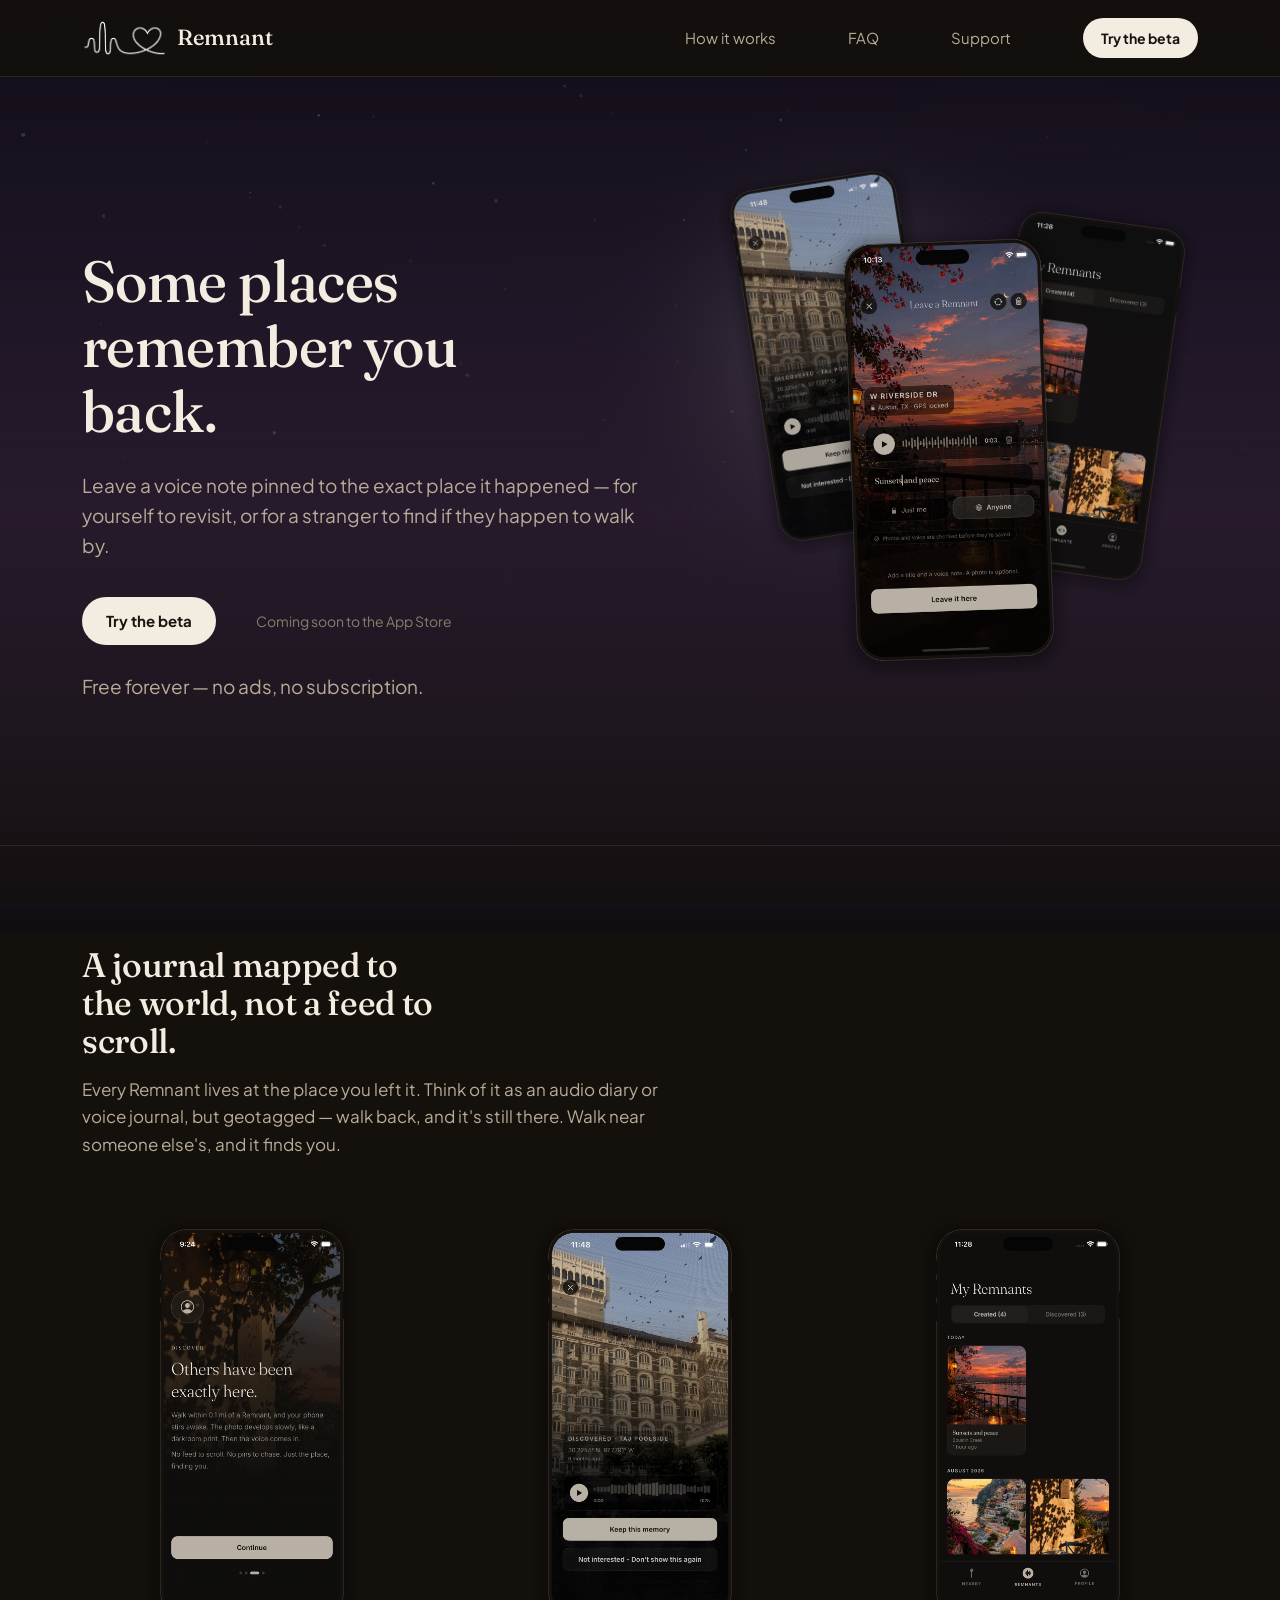
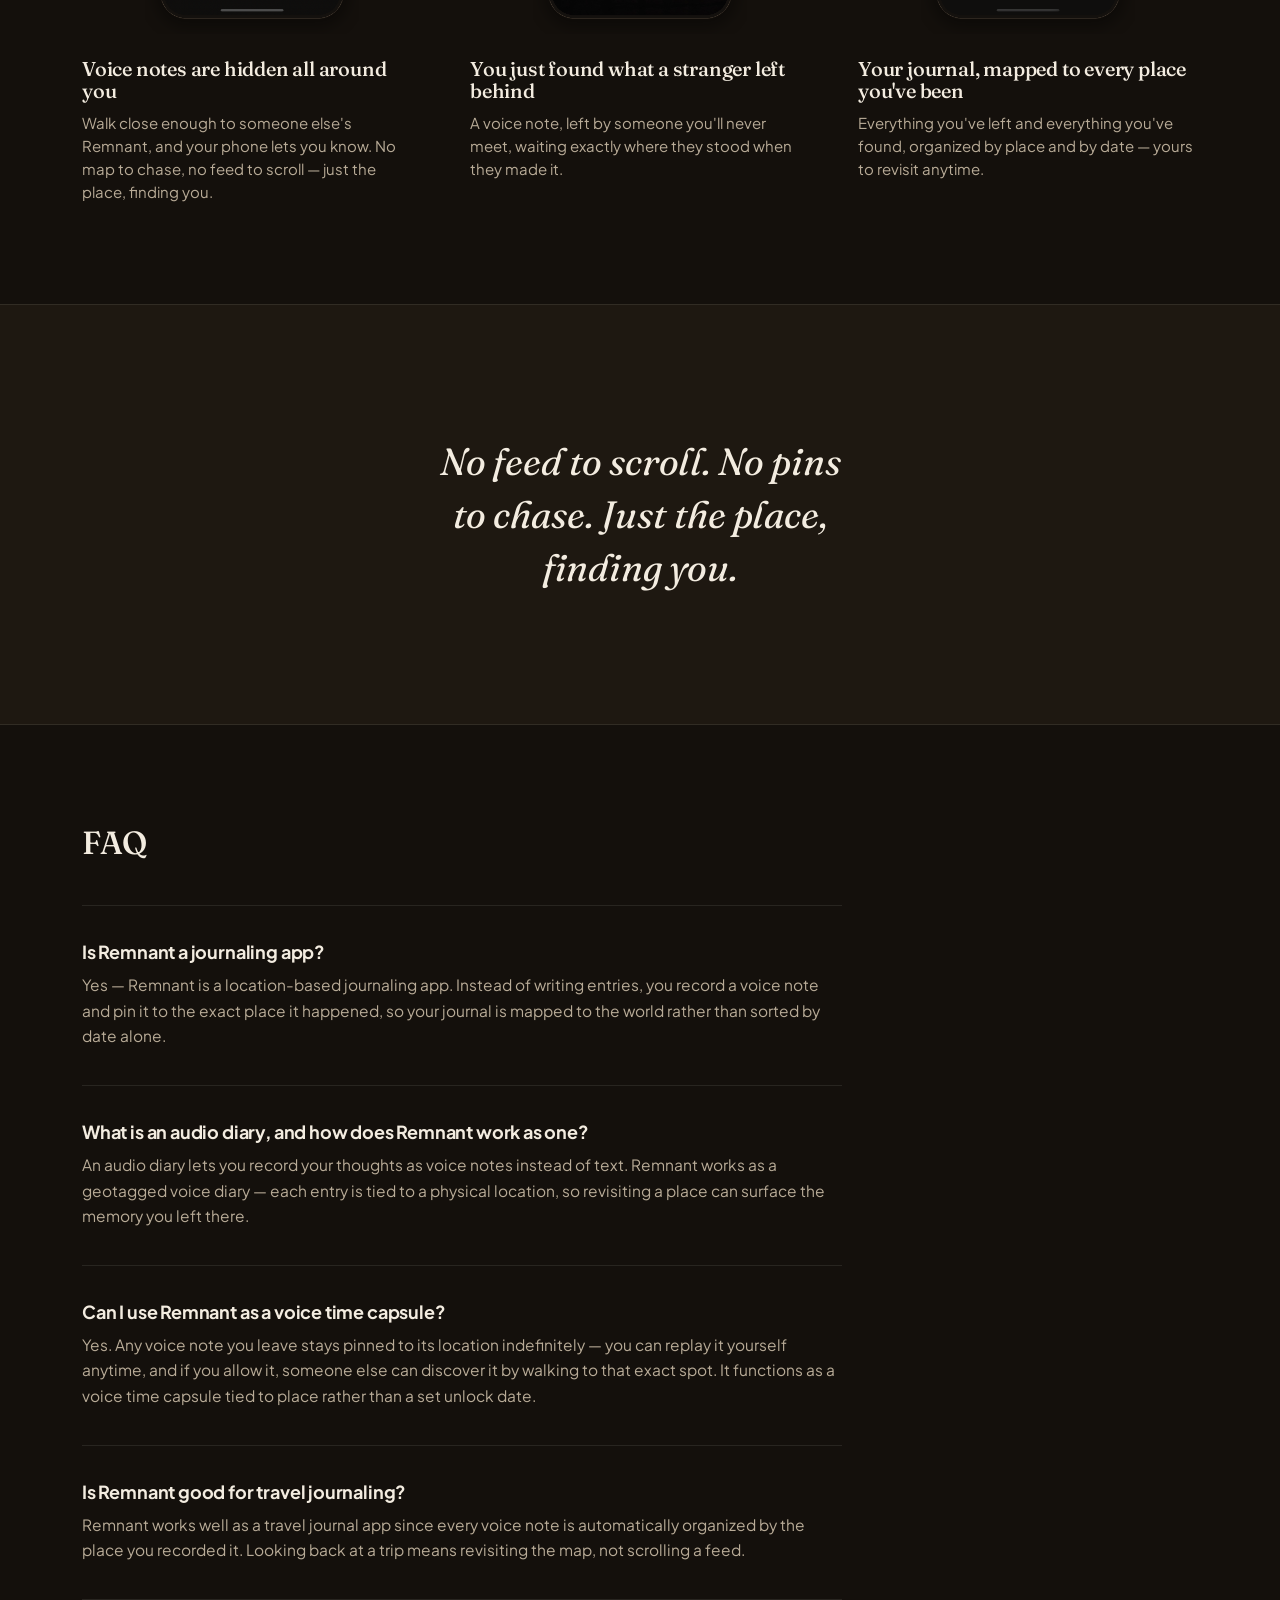
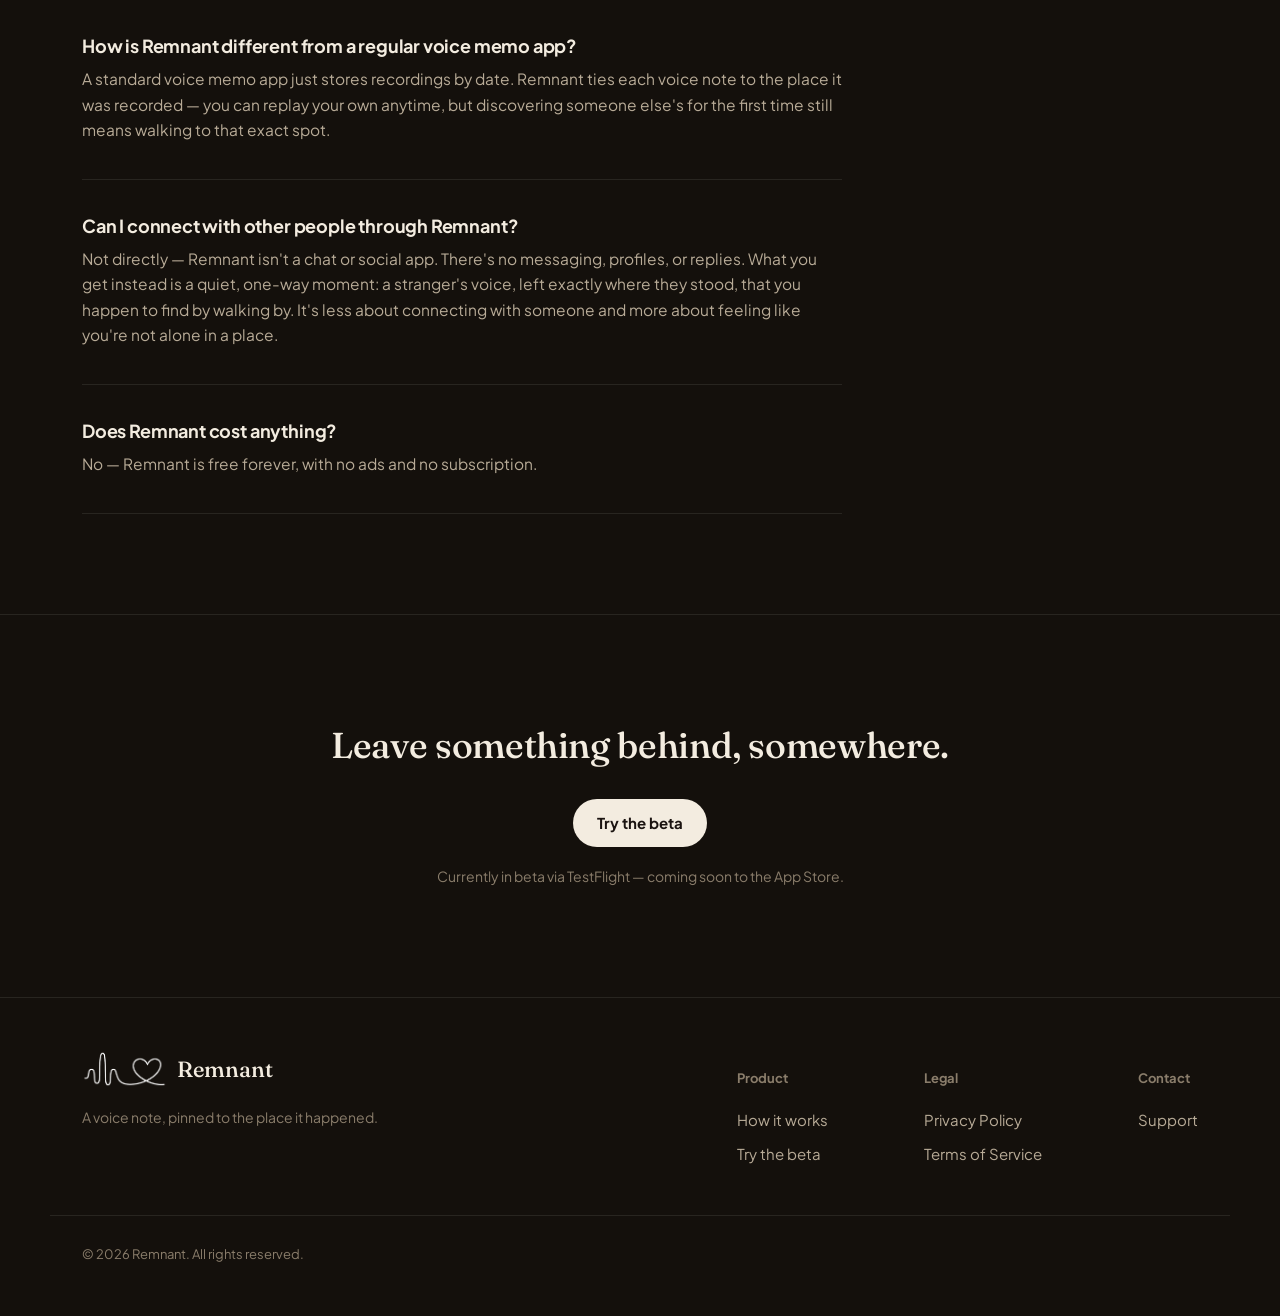
<file: index.html>
<!DOCTYPE html>
<html lang="en">
<head>
<meta charset="UTF-8">
<meta name="viewport" content="width=device-width, initial-scale=1.0">
<title>Remnant — Audio Diary & Location-Based Journaling App</title>
<meta name="description" content="Remnant is a location-based journaling app and audio diary — record a voice note, pin it to the exact place it happened, and leave it as a voice time capsule for yourself or for someone to find. A geotagged voice diary for travel memories and everyday moments.">
<link rel="canonical" href="https://remnant-app.com/">
<meta property="og:type" content="website">
<meta property="og:site_name" content="Remnant">
<meta property="og:title" content="Remnant — Audio Diary & Location-Based Journaling App">
<meta property="og:description" content="Record a voice note, pin it to a place, and leave it as a voice time capsule for yourself or someone to find.">
<meta property="og:url" content="https://remnant-app.com/">
<meta property="og:image" content="https://remnant-app.com/assets/hero-compose.png">
<meta name="twitter:card" content="summary_large_image">
<meta name="twitter:title" content="Remnant — Audio Diary & Location-Based Journaling App">
<meta name="twitter:description" content="Record a voice note, pin it to a place, and leave it as a voice time capsule for yourself or someone to find.">
<meta name="twitter:image" content="https://remnant-app.com/assets/hero-compose.png">
<meta name="theme-color" content="#14100c">
<link rel="icon" href="/assets/favicon-32.png" sizes="32x32">
<link rel="apple-touch-icon" href="/assets/favicon.png">
<link rel="preconnect" href="https://fonts.googleapis.com">
<link rel="preconnect" href="https://fonts.gstatic.com" crossorigin>
<link href="https://fonts.googleapis.com/css2?family=Fraunces:ital,opsz,wght@0,9..144,400;0,9..144,500;0,9..144,600;1,9..144,400&family=Plus+Jakarta+Sans:wght@400;500;700;800&display=swap" rel="stylesheet">
<link rel="stylesheet" href="/styles.css">
<script type="application/ld+json">
{
  "@context": "https://schema.org",
  "@type": "MobileApplication",
  "name": "Remnant",
  "operatingSystem": "iOS",
  "applicationCategory": "LifestyleApplication",
  "description": "A location-based journaling app and audio diary. Record a voice note, pin it to the exact place it happened, and leave it as a voice time capsule for yourself or for someone to find.",
  "url": "https://remnant-app.com/",
  "image": "https://remnant-app.com/assets/hero-compose.png",
  "offers": { "@type": "Offer", "price": "0", "priceCurrency": "USD" },
  "publisher": {
    "@type": "Organization",
    "name": "Remnant",
    "url": "https://remnant-app.com/",
    "logo": "https://remnant-app.com/assets/logo.png"
  }
}
</script>
<script type="application/ld+json">
{
  "@context": "https://schema.org",
  "@type": "FAQPage",
  "mainEntity": [
    {
      "@type": "Question",
      "name": "Is Remnant a journaling app?",
      "acceptedAnswer": {
        "@type": "Answer",
        "text": "Yes — Remnant is a location-based journaling app. Instead of writing entries, you record a voice note and pin it to the exact place it happened, so your journal is mapped to the world rather than sorted by date alone."
      }
    },
    {
      "@type": "Question",
      "name": "What is an audio diary, and how does Remnant work as one?",
      "acceptedAnswer": {
        "@type": "Answer",
        "text": "An audio diary lets you record your thoughts as voice notes instead of text. Remnant works as a geotagged voice diary — each entry is tied to a physical location, so revisiting a place can surface the memory you left there."
      }
    },
    {
      "@type": "Question",
      "name": "Can I use Remnant as a voice time capsule?",
      "acceptedAnswer": {
        "@type": "Answer",
        "text": "Yes. Any voice note you leave stays pinned to its location indefinitely — you can replay it yourself anytime, and if you allow it, someone else can discover it by walking to that exact spot. It functions as a voice time capsule tied to place rather than a set unlock date."
      }
    },
    {
      "@type": "Question",
      "name": "Is Remnant good for travel journaling?",
      "acceptedAnswer": {
        "@type": "Answer",
        "text": "Remnant works well as a travel journal app since every voice note is automatically organized by the place you recorded it. Looking back at a trip means revisiting the map, not scrolling a feed."
      }
    },
    {
      "@type": "Question",
      "name": "How is Remnant different from a regular voice memo app?",
      "acceptedAnswer": {
        "@type": "Answer",
        "text": "A standard voice memo app just stores recordings by date. Remnant ties each voice note to the place it was recorded — you can replay your own anytime, but discovering someone else's for the first time still means walking to that exact spot."
      }
    },
    {
      "@type": "Question",
      "name": "Can I connect with other people through Remnant?",
      "acceptedAnswer": {
        "@type": "Answer",
        "text": "Not directly — Remnant isn't a chat or social app. There's no messaging, profiles, or replies. What you get instead is a quiet, one-way moment: a stranger's voice, left exactly where they stood, that you happen to find by walking by. It's less about connecting with someone and more about feeling like you're not alone in a place."
      }
    },
    {
      "@type": "Question",
      "name": "Does Remnant cost anything?",
      "acceptedAnswer": {
        "@type": "Answer",
        "text": "No — Remnant is free forever, with no ads and no subscription."
      }
    }
  ]
}
</script>
</head>
<body>

<nav class="nav">
  <div class="wrap">
    <a href="/" class="nav-logo"><img src="/assets/logo.png" alt="" class="logo-mark">Remnant</a>
    <div class="nav-links">
      <a href="#how">How it works</a>
      <a href="#faq">FAQ</a>
      <a href="/support">Support</a>
      <a href="#" class="btn btn-primary btn-sm" id="beta-link-1">Try the beta</a>
    </div>
  </div>
</nav>

<section class="hero">
  <div class="wrap">
    <div class="hero-copy">
      <h1>Some places remember you back.</h1>
      <p>Leave a voice note pinned to the exact place it happened — for yourself to revisit, or for a stranger to find if they happen to walk by.</p>
      <div class="hero-actions">
        <a href="#" class="btn btn-primary" id="beta-link-2">Try the beta</a>
        <span class="appstore-note">Coming soon to the App Store</span>
      </div>
      <p class="free-note">Free forever — no ads, no subscription.</p>
    </div>
    <div class="hero-visual">
      <img src="assets/hero-compose.png" alt="Remnant app screen showing a voice note being recorded and pinned to a location in Austin, Texas" class="phone-a" width="1040" height="2188">
      <img src="assets/step-found.png" alt="A discovered Remnant with a Keep this memory button" class="phone-b" width="1040" height="2188">
      <img src="assets/step-journal.png" alt="My Remnants screen showing a journal of created and discovered voice notes" class="phone-c" width="1040" height="2188">
    </div>
  </div>
</section>

<section class="how" id="how">
  <div class="wrap">
    <h2>A journal mapped to the world, not a feed to scroll.</h2>
    <p>Every Remnant lives at the place you left it. Think of it as an audio diary or voice journal, but geotagged — walk back, and it's still there. Walk near someone else's, and it finds you.</p>
    <div class="how-grid">
      <div class="how-item">
        <img src="assets/step-discover.png" alt="Onboarding screen reading 'Others have been exactly here'" width="1040" height="2188" loading="lazy">
        <h3>Voice notes are hidden all around you</h3>
        <p>Walk close enough to someone else's Remnant, and your phone lets you know. No map to chase, no feed to scroll — just the place, finding you.</p>
      </div>
      <div class="how-item">
        <img src="assets/step-found.png" alt="A discovered Remnant with a Keep this memory button" width="1040" height="2188" loading="lazy">
        <h3>You just found what a stranger left behind</h3>
        <p>A voice note, left by someone you'll never meet, waiting exactly where they stood when they made it.</p>
      </div>
      <div class="how-item">
        <img src="assets/step-journal.png" alt="My Remnants screen showing a journal of created and discovered voice notes" width="1040" height="2188" loading="lazy">
        <h3>Your journal, mapped to every place you've been</h3>
        <p>Everything you've left and everything you've found, organized by place and by date — yours to revisit anytime.</p>
      </div>
    </div>
  </div>
</section>

<section class="mood">
  <div class="wrap">
    <blockquote>No feed to scroll. No pins to chase. Just the place, finding you.</blockquote>
  </div>
</section>

<section class="faq" id="faq">
  <div class="wrap">
    <h2>FAQ</h2>
    <div class="faq-list">
      <div class="faq-item">
        <h3>Is Remnant a journaling app?</h3>
        <p>Yes — Remnant is a location-based journaling app. Instead of writing entries, you record a voice note and pin it to the exact place it happened, so your journal is mapped to the world rather than sorted by date alone.</p>
      </div>
      <div class="faq-item">
        <h3>What is an audio diary, and how does Remnant work as one?</h3>
        <p>An audio diary lets you record your thoughts as voice notes instead of text. Remnant works as a geotagged voice diary — each entry is tied to a physical location, so revisiting a place can surface the memory you left there.</p>
      </div>
      <div class="faq-item">
        <h3>Can I use Remnant as a voice time capsule?</h3>
        <p>Yes. Any voice note you leave stays pinned to its location indefinitely — you can replay it yourself anytime, and if you allow it, someone else can discover it by walking to that exact spot. It functions as a voice time capsule tied to place rather than a set unlock date.</p>
      </div>
      <div class="faq-item">
        <h3>Is Remnant good for travel journaling?</h3>
        <p>Remnant works well as a travel journal app since every voice note is automatically organized by the place you recorded it. Looking back at a trip means revisiting the map, not scrolling a feed.</p>
      </div>
      <div class="faq-item">
        <h3>How is Remnant different from a regular voice memo app?</h3>
        <p>A standard voice memo app just stores recordings by date. Remnant ties each voice note to the place it was recorded — you can replay your own anytime, but discovering someone else's for the first time still means walking to that exact spot.</p>
      </div>
      <div class="faq-item">
        <h3>Can I connect with other people through Remnant?</h3>
        <p>Not directly — Remnant isn't a chat or social app. There's no messaging, profiles, or replies. What you get instead is a quiet, one-way moment: a stranger's voice, left exactly where they stood, that you happen to find by walking by. It's less about connecting with someone and more about feeling like you're not alone in a place.</p>
      </div>
      <div class="faq-item">
        <h3>Does Remnant cost anything?</h3>
        <p>No — Remnant is free forever, with no ads and no subscription.</p>
      </div>
    </div>
  </div>
</section>

<section class="cta-final">
  <div class="wrap">
    <h2>Leave something behind, somewhere.</h2>
    <a href="#" class="btn btn-primary" id="beta-link-3">Try the beta</a>
    <span class="appstore-note">Currently in beta via TestFlight — coming soon to the App Store.</span>
  </div>
</section>

<footer>
  <div class="wrap">
    <div class="footer-brand">
      <a href="/" class="nav-logo"><img src="/assets/logo.png" alt="" class="logo-mark">Remnant</a>
      <p>A voice note, pinned to the place it happened.</p>
    </div>
    <div class="footer-links">
      <div class="footer-col">
        <h4>Product</h4>
        <a href="#how">How it works</a>
        <a href="#" id="beta-link-4">Try the beta</a>
      </div>
      <div class="footer-col">
        <h4>Legal</h4>
        <a href="/privacy">Privacy Policy</a>
        <a href="/terms">Terms of Service</a>
      </div>
      <div class="footer-col">
        <h4>Contact</h4>
        <a href="/support">Support</a>
      </div>
    </div>
  </div>
  <div class="wrap footer-bottom">
    &copy; 2026 Remnant. All rights reserved.
  </div>
</footer>

<script>
  // TODO: replace with the real TestFlight public link
  const testflightURL = "https://testflight.apple.com/join/J72qJNYd";
  document.querySelectorAll('#beta-link-1,#beta-link-2,#beta-link-3,#beta-link-4')
    .forEach(el => el.href = testflightURL);
</script>

</body>
</html>
</file>
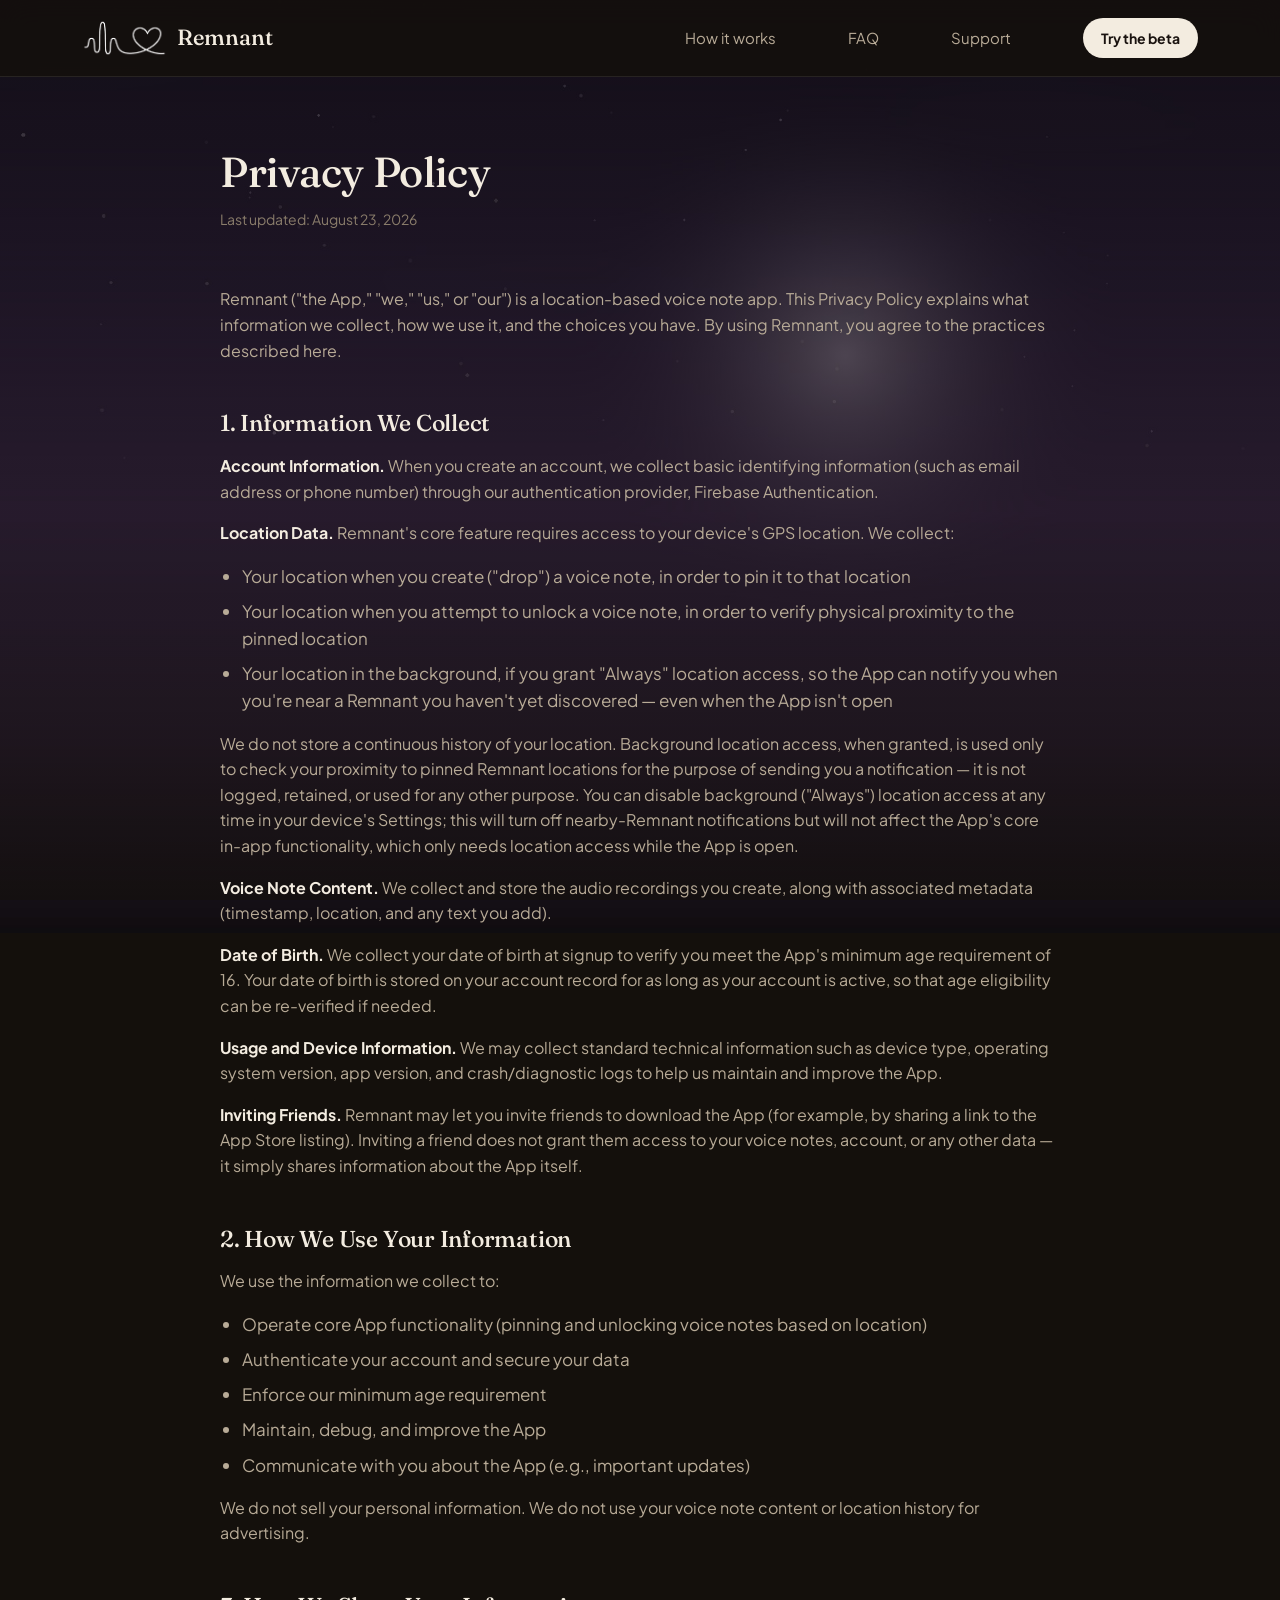
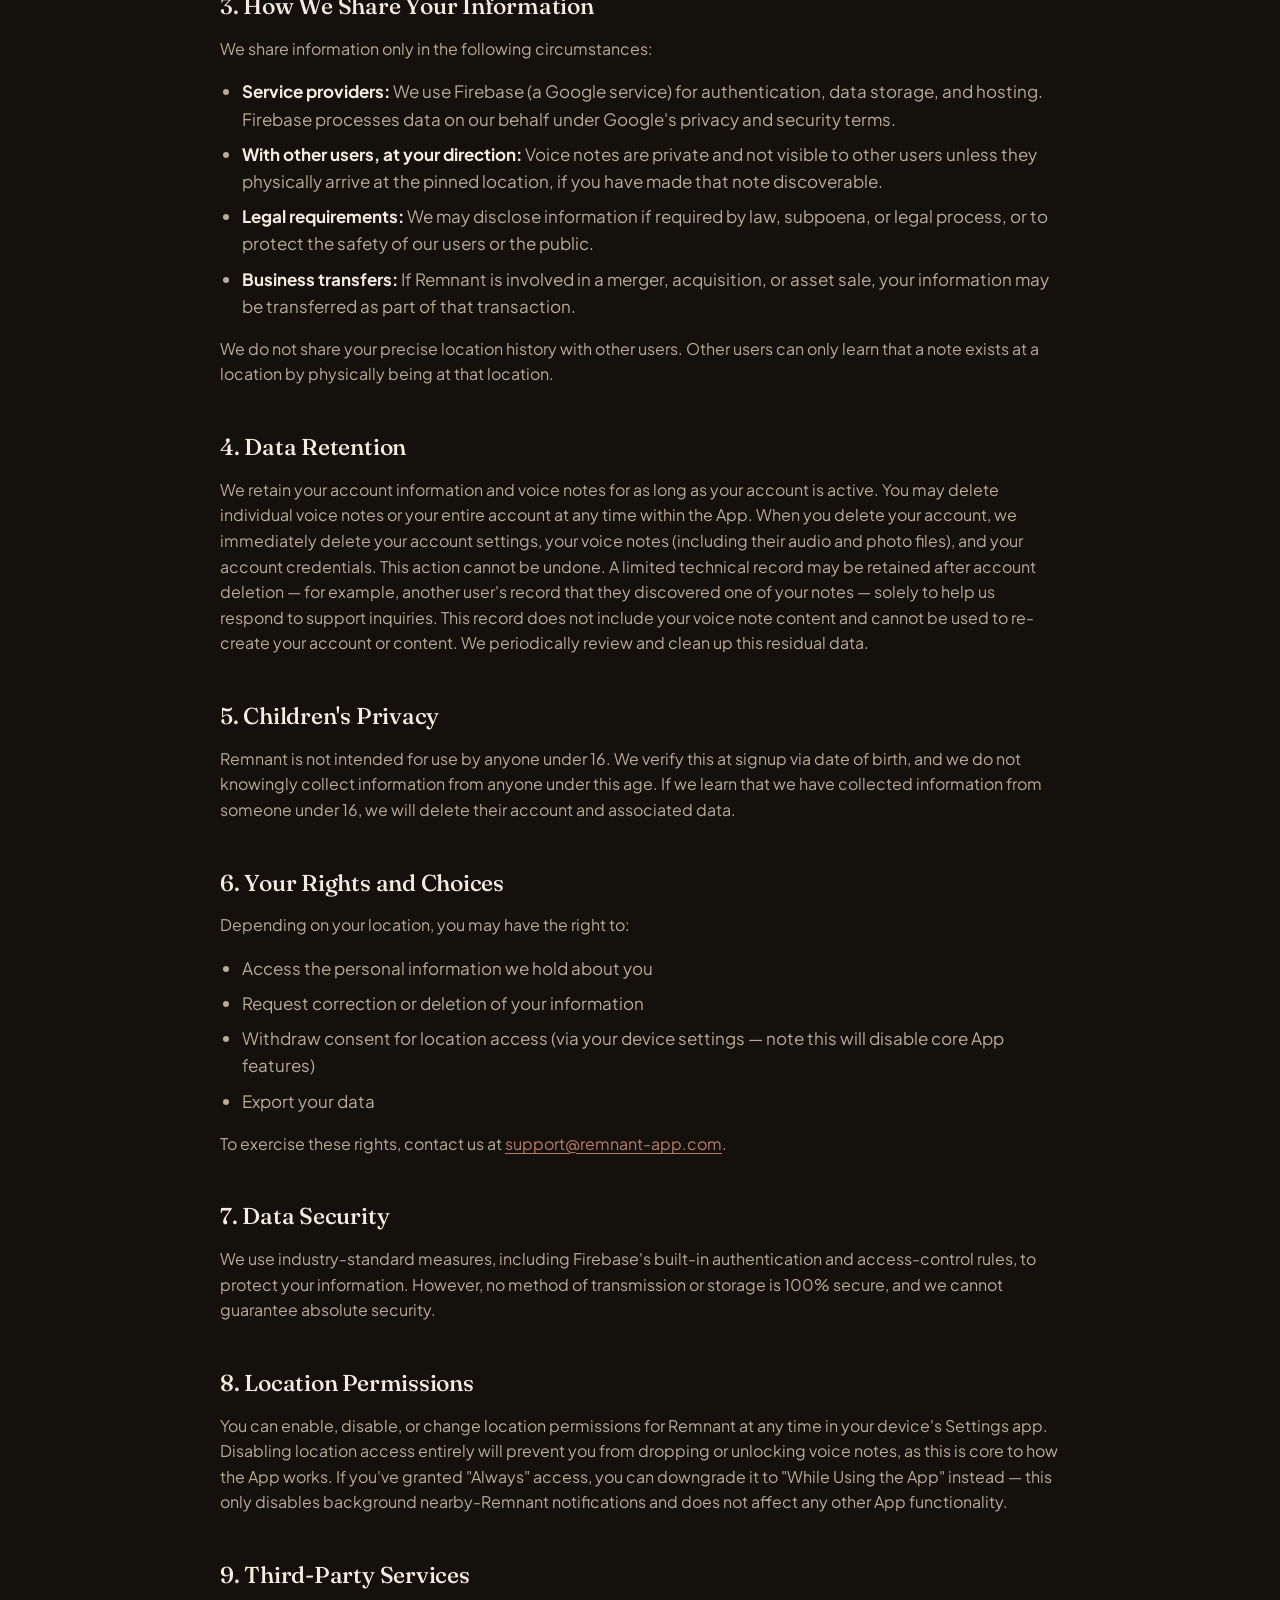
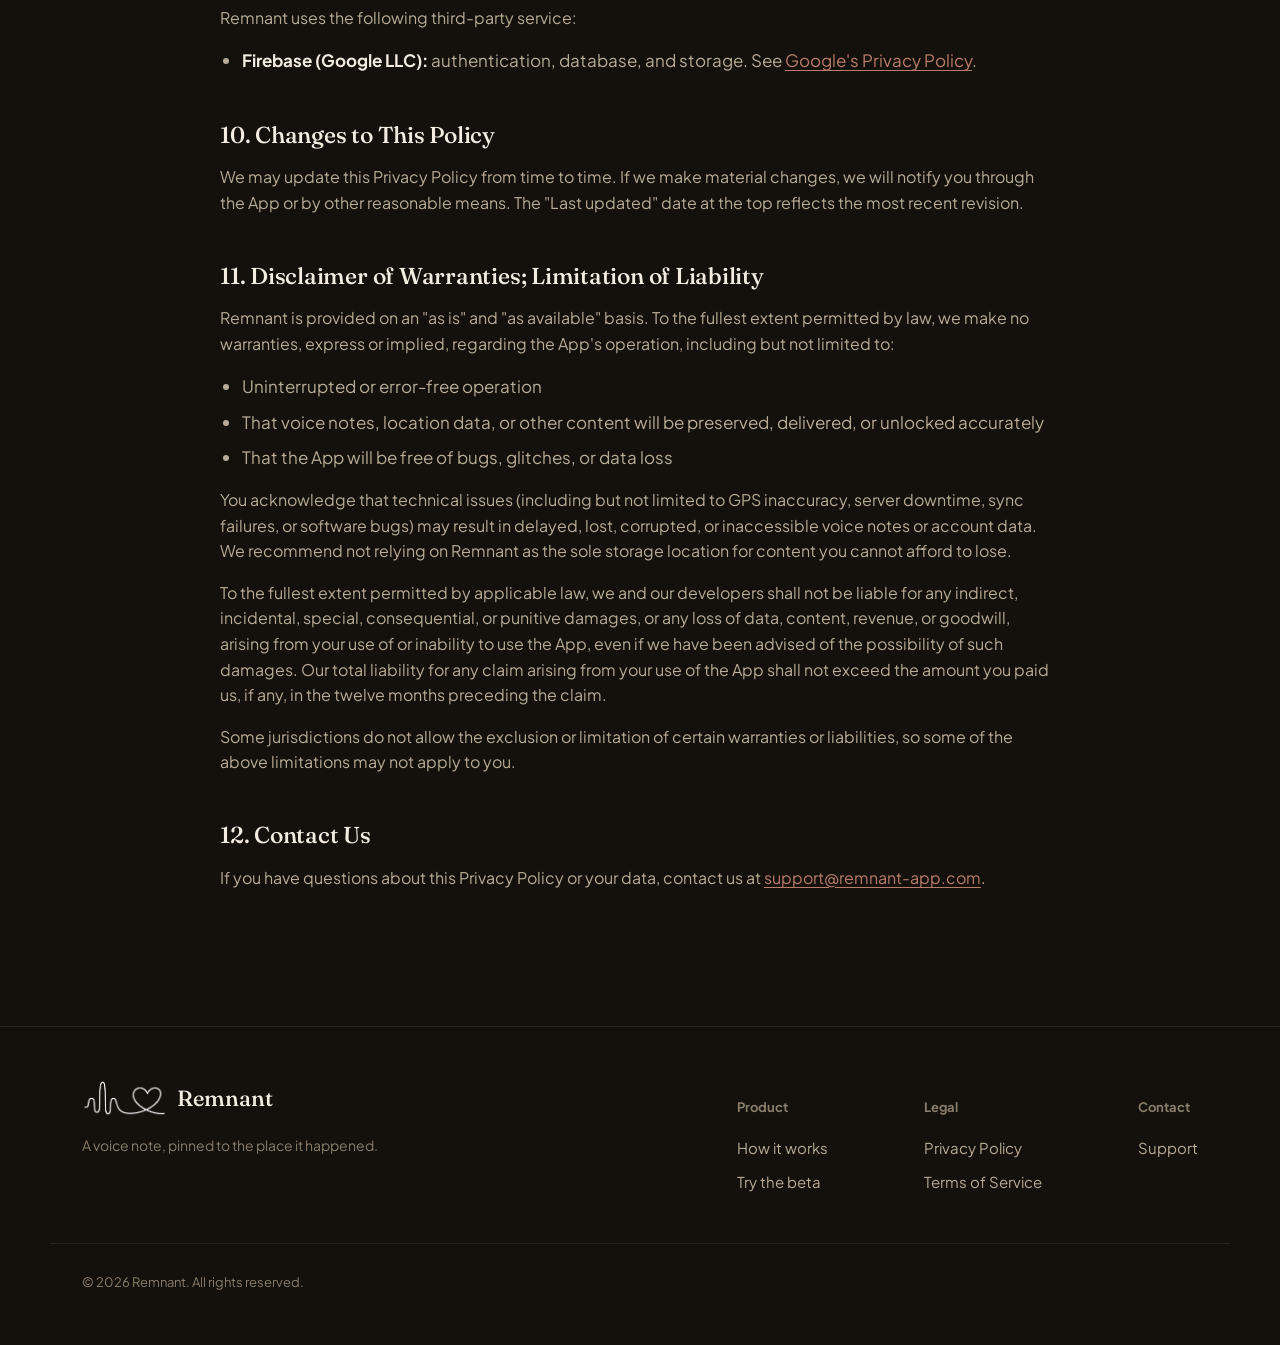
<file: privacy/index.html>
<!DOCTYPE html>
<html lang="en">
<head>
<meta charset="UTF-8">
<meta name="viewport" content="width=device-width, initial-scale=1.0">
<title>Privacy Policy — Remnant</title>
<meta name="description" content="How Remnant collects, uses, and protects your data — including location, voice notes, and account information.">
<link rel="canonical" href="https://remnant-app.com/privacy">
<meta name="robots" content="index, follow">
<meta property="og:type" content="website">
<meta property="og:site_name" content="Remnant">
<meta property="og:title" content="Privacy Policy — Remnant">
<meta property="og:description" content="How Remnant collects, uses, and protects your data — including location, voice notes, and account information.">
<meta property="og:url" content="https://remnant-app.com/privacy">
<meta property="og:image" content="https://remnant-app.com/assets/hero-compose.png">
<meta name="twitter:card" content="summary_large_image">
<meta name="twitter:title" content="Privacy Policy — Remnant">
<meta name="twitter:description" content="How Remnant collects, uses, and protects your data — including location, voice notes, and account information.">
<meta name="twitter:image" content="https://remnant-app.com/assets/hero-compose.png">
<meta name="theme-color" content="#14100c">
<link rel="icon" href="/assets/favicon-32.png" sizes="32x32">
<link rel="preconnect" href="https://fonts.googleapis.com">
<link rel="preconnect" href="https://fonts.gstatic.com" crossorigin>
<link href="https://fonts.googleapis.com/css2?family=Fraunces:ital,opsz,wght@0,9..144,400;0,9..144,500;0,9..144,600;1,9..144,400&family=Plus+Jakarta+Sans:wght@400;500;700;800&display=swap" rel="stylesheet">
<link rel="stylesheet" href="/styles.css">
</head>
<body>

<nav class="nav">
  <div class="wrap">
    <a href="/" class="nav-logo"><img src="/assets/logo.png" alt="" class="logo-mark">Remnant</a>
    <div class="nav-links">
      <a href="/#how">How it works</a>
      <a href="/#faq">FAQ</a>
      <a href="/support">Support</a>
      <a href="#" class="btn btn-primary btn-sm" id="beta-link-1">Try the beta</a>
    </div>
  </div>
</nav>

<section class="legal">
  <div class="wrap">
    <div class="legal-header">
      <h1>Privacy Policy</h1>
      <p class="updated">Last updated: August 23, 2026</p>
    </div>

    <div class="legal-body">
      <p>Remnant ("the App," "we," "us," or "our") is a location-based voice note app. This Privacy Policy explains what information we collect, how we use it, and the choices you have. By using Remnant, you agree to the practices described here.</p>

      <h2>1. Information We Collect</h2>
      <p><strong>Account Information.</strong> When you create an account, we collect basic identifying information (such as email address or phone number) through our authentication provider, Firebase Authentication.</p>
      <p><strong>Location Data.</strong> Remnant's core feature requires access to your device's GPS location. We collect:</p>
      <ul>
        <li>Your location when you create ("drop") a voice note, in order to pin it to that location</li>
        <li>Your location when you attempt to unlock a voice note, in order to verify physical proximity to the pinned location</li>
        <li>Your location in the background, if you grant "Always" location access, so the App can notify you when you're near a Remnant you haven't yet discovered — even when the App isn't open</li>
      </ul>
      <p>We do not store a continuous history of your location. Background location access, when granted, is used only to check your proximity to pinned Remnant locations for the purpose of sending you a notification — it is not logged, retained, or used for any other purpose. You can disable background ("Always") location access at any time in your device's Settings; this will turn off nearby-Remnant notifications but will not affect the App's core in-app functionality, which only needs location access while the App is open.</p>
      <p><strong>Voice Note Content.</strong> We collect and store the audio recordings you create, along with associated metadata (timestamp, location, and any text you add).</p>
      <p><strong>Date of Birth.</strong> We collect your date of birth at signup to verify you meet the App's minimum age requirement of 16. Your date of birth is stored on your account record for as long as your account is active, so that age eligibility can be re-verified if needed.</p>
      <p><strong>Usage and Device Information.</strong> We may collect standard technical information such as device type, operating system version, app version, and crash/diagnostic logs to help us maintain and improve the App.</p>
      <p><strong>Inviting Friends.</strong> Remnant may let you invite friends to download the App (for example, by sharing a link to the App Store listing). Inviting a friend does not grant them access to your voice notes, account, or any other data — it simply shares information about the App itself.</p>

      <h2>2. How We Use Your Information</h2>
      <p>We use the information we collect to:</p>
      <ul>
        <li>Operate core App functionality (pinning and unlocking voice notes based on location)</li>
        <li>Authenticate your account and secure your data</li>
        <li>Enforce our minimum age requirement</li>
        <li>Maintain, debug, and improve the App</li>
        <li>Communicate with you about the App (e.g., important updates)</li>
      </ul>
      <p>We do not sell your personal information. We do not use your voice note content or location history for advertising.</p>

      <h2>3. How We Share Your Information</h2>
      <p>We share information only in the following circumstances:</p>
      <ul>
        <li><strong>Service providers:</strong> We use Firebase (a Google service) for authentication, data storage, and hosting. Firebase processes data on our behalf under Google's privacy and security terms.</li>
        <li><strong>With other users, at your direction:</strong> Voice notes are private and not visible to other users unless they physically arrive at the pinned location, if you have made that note discoverable.</li>
        <li><strong>Legal requirements:</strong> We may disclose information if required by law, subpoena, or legal process, or to protect the safety of our users or the public.</li>
        <li><strong>Business transfers:</strong> If Remnant is involved in a merger, acquisition, or asset sale, your information may be transferred as part of that transaction.</li>
      </ul>
      <p>We do not share your precise location history with other users. Other users can only learn that a note exists at a location by physically being at that location.</p>

      <h2>4. Data Retention</h2>
      <p>We retain your account information and voice notes for as long as your account is active. You may delete individual voice notes or your entire account at any time within the App. When you delete your account, we immediately delete your account settings, your voice notes (including their audio and photo files), and your account credentials. This action cannot be undone. A limited technical record may be retained after account deletion — for example, another user's record that they discovered one of your notes — solely to help us respond to support inquiries. This record does not include your voice note content and cannot be used to re-create your account or content. We periodically review and clean up this residual data.</p>

      <h2>5. Children's Privacy</h2>
      <p>Remnant is not intended for use by anyone under 16. We verify this at signup via date of birth, and we do not knowingly collect information from anyone under this age. If we learn that we have collected information from someone under 16, we will delete their account and associated data.</p>

      <h2>6. Your Rights and Choices</h2>
      <p>Depending on your location, you may have the right to:</p>
      <ul>
        <li>Access the personal information we hold about you</li>
        <li>Request correction or deletion of your information</li>
        <li>Withdraw consent for location access (via your device settings — note this will disable core App features)</li>
        <li>Export your data</li>
      </ul>
      <p>To exercise these rights, contact us at <a href="mailto:support@remnant-app.com">support@remnant-app.com</a>.</p>

      <h2>7. Data Security</h2>
      <p>We use industry-standard measures, including Firebase's built-in authentication and access-control rules, to protect your information. However, no method of transmission or storage is 100% secure, and we cannot guarantee absolute security.</p>

      <h2>8. Location Permissions</h2>
      <p>You can enable, disable, or change location permissions for Remnant at any time in your device's Settings app. Disabling location access entirely will prevent you from dropping or unlocking voice notes, as this is core to how the App works. If you've granted "Always" access, you can downgrade it to "While Using the App" instead — this only disables background nearby-Remnant notifications and does not affect any other App functionality.</p>

      <h2>9. Third-Party Services</h2>
      <p>Remnant uses the following third-party service:</p>
      <ul>
        <li><strong>Firebase (Google LLC):</strong> authentication, database, and storage. See <a href="https://policies.google.com/privacy" target="_blank" rel="noopener">Google's Privacy Policy</a>.</li>
      </ul>

      <h2>10. Changes to This Policy</h2>
      <p>We may update this Privacy Policy from time to time. If we make material changes, we will notify you through the App or by other reasonable means. The "Last updated" date at the top reflects the most recent revision.</p>

      <h2>11. Disclaimer of Warranties; Limitation of Liability</h2>
      <p>Remnant is provided on an "as is" and "as available" basis. To the fullest extent permitted by law, we make no warranties, express or implied, regarding the App's operation, including but not limited to:</p>
      <ul>
        <li>Uninterrupted or error-free operation</li>
        <li>That voice notes, location data, or other content will be preserved, delivered, or unlocked accurately</li>
        <li>That the App will be free of bugs, glitches, or data loss</li>
      </ul>
      <p>You acknowledge that technical issues (including but not limited to GPS inaccuracy, server downtime, sync failures, or software bugs) may result in delayed, lost, corrupted, or inaccessible voice notes or account data. We recommend not relying on Remnant as the sole storage location for content you cannot afford to lose.</p>
      <p>To the fullest extent permitted by applicable law, we and our developers shall not be liable for any indirect, incidental, special, consequential, or punitive damages, or any loss of data, content, revenue, or goodwill, arising from your use of or inability to use the App, even if we have been advised of the possibility of such damages. Our total liability for any claim arising from your use of the App shall not exceed the amount you paid us, if any, in the twelve months preceding the claim.</p>
      <p>Some jurisdictions do not allow the exclusion or limitation of certain warranties or liabilities, so some of the above limitations may not apply to you.</p>

      <h2>12. Contact Us</h2>
      <p>If you have questions about this Privacy Policy or your data, contact us at <a href="mailto:support@remnant-app.com">support@remnant-app.com</a>.</p>
    </div>
  </div>
</section>

<footer>
  <div class="wrap">
    <div class="footer-brand">
      <a href="/" class="nav-logo"><img src="/assets/logo.png" alt="" class="logo-mark">Remnant</a>
      <p>A voice note, pinned to the place it happened.</p>
    </div>
    <div class="footer-links">
      <div class="footer-col">
        <h4>Product</h4>
        <a href="/#how">How it works</a>
        <a href="#" id="beta-link-2">Try the beta</a>
      </div>
      <div class="footer-col">
        <h4>Legal</h4>
        <a href="/privacy">Privacy Policy</a>
        <a href="/terms">Terms of Service</a>
      </div>
      <div class="footer-col">
        <h4>Contact</h4>
        <a href="/support">Support</a>
      </div>
    </div>
  </div>
  <div class="wrap footer-bottom">
    &copy; 2026 Remnant. All rights reserved.
  </div>
</footer>

<script>
  const testflightURL = "https://testflight.apple.com/join/J72qJNYd";
  document.querySelectorAll('#beta-link-1,#beta-link-2')
    .forEach(el => el.href = testflightURL);
</script>

</body>
</html>
</file>
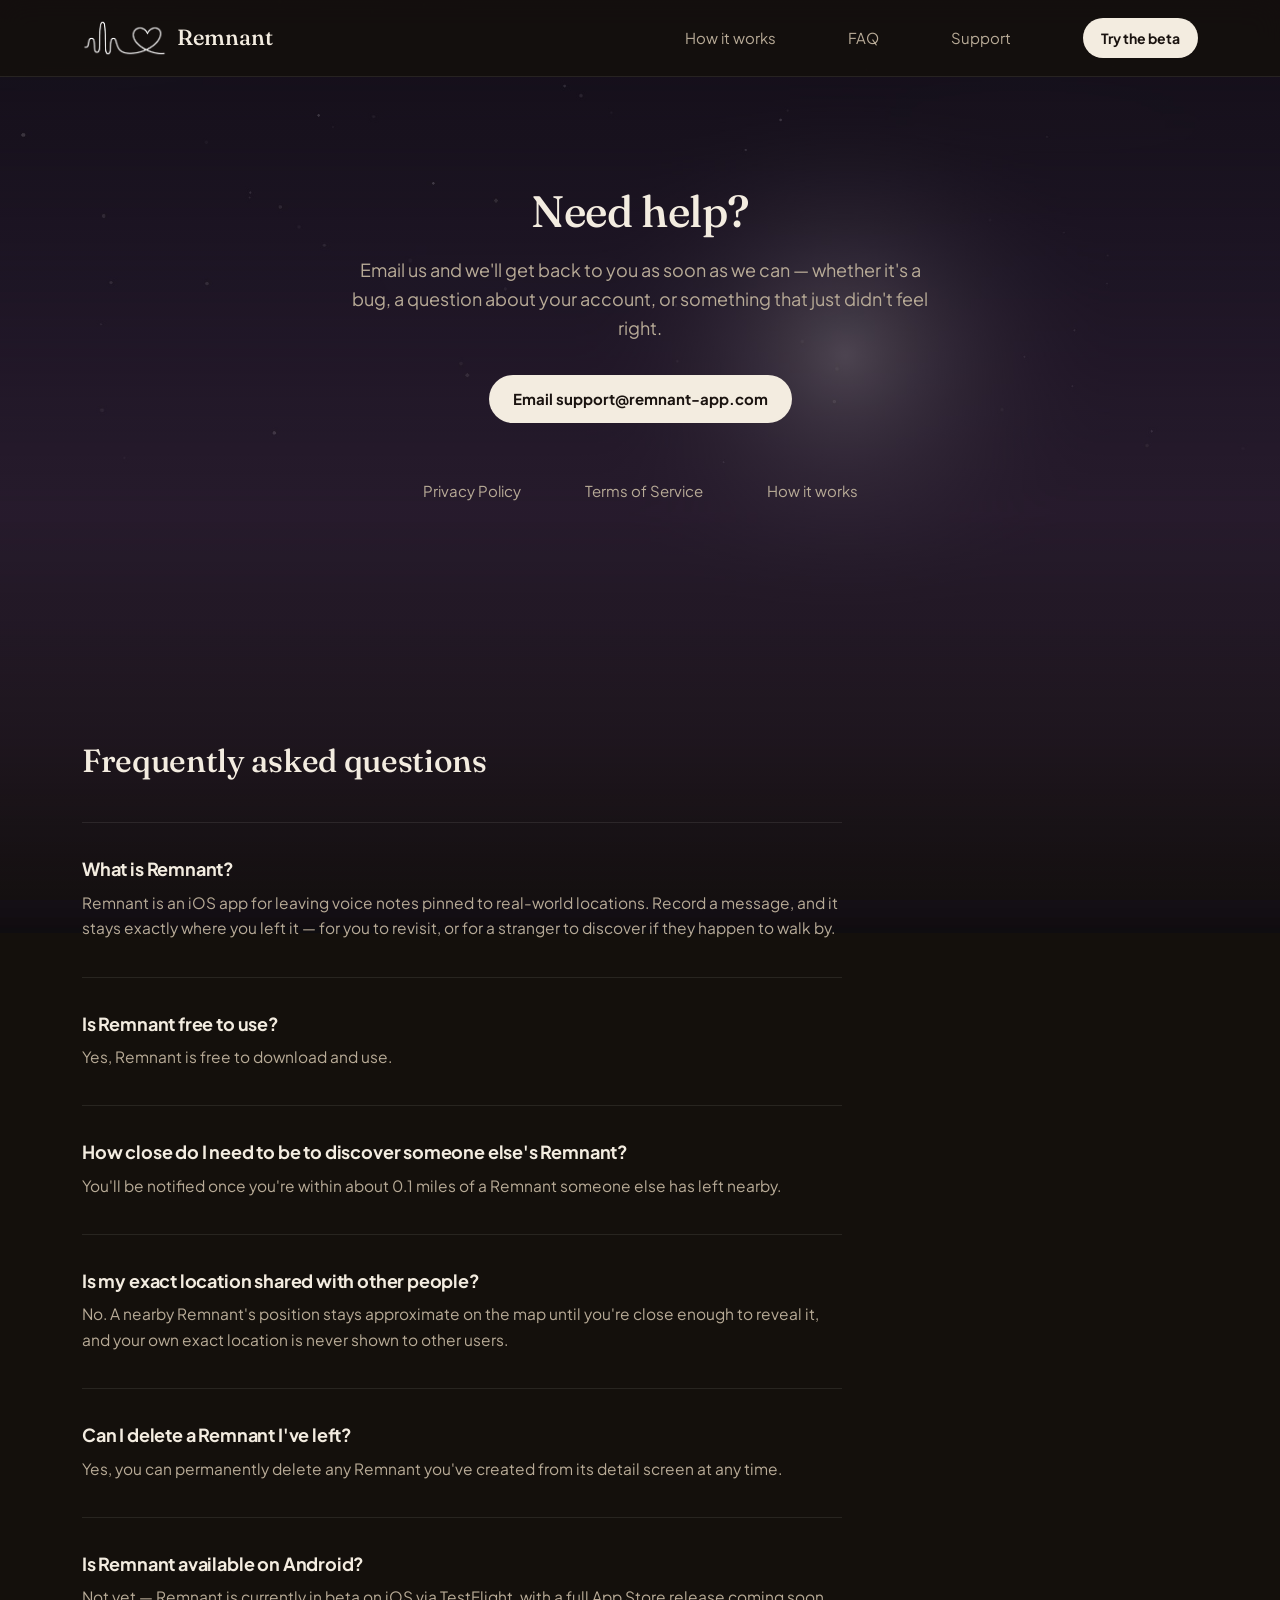
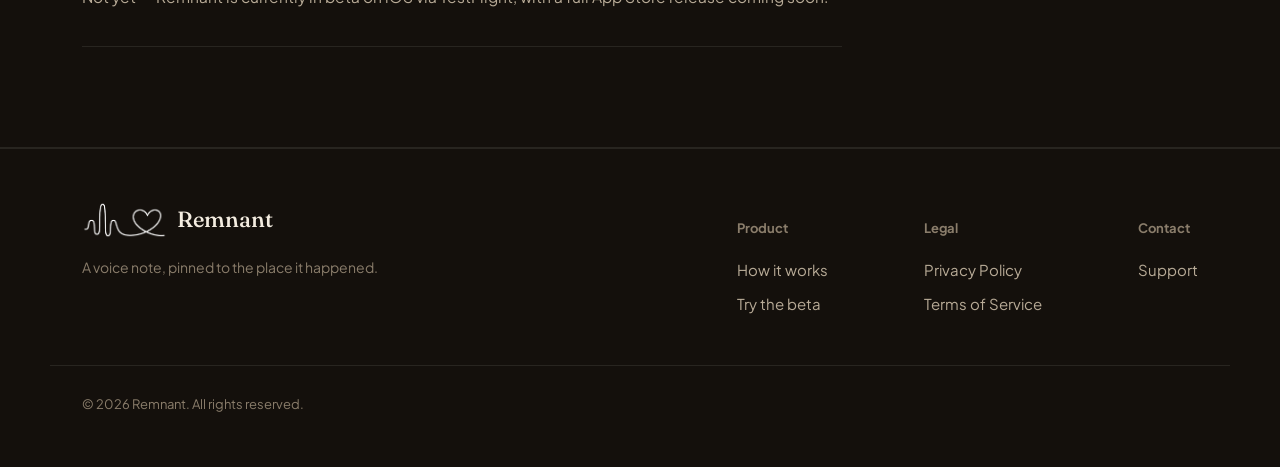
<file: support/index.html>
<!DOCTYPE html>
<html lang="en">
<head>
<meta charset="UTF-8">
<meta name="viewport" content="width=device-width, initial-scale=1.0">
<title>Support — Remnant</title>
<meta name="description" content="Need help with Remnant? Get in touch and we'll get back to you.">
<link rel="canonical" href="https://remnant-app.com/support">
<meta name="robots" content="index, follow">
<meta property="og:type" content="website">
<meta property="og:site_name" content="Remnant">
<meta property="og:title" content="Support — Remnant">
<meta property="og:description" content="Need help with Remnant? Get in touch and we'll get back to you.">
<meta property="og:url" content="https://remnant-app.com/support">
<meta property="og:image" content="https://remnant-app.com/assets/hero-compose.png">
<meta name="twitter:card" content="summary_large_image">
<meta name="twitter:title" content="Support — Remnant">
<meta name="twitter:description" content="Need help with Remnant? Get in touch and we'll get back to you.">
<meta name="twitter:image" content="https://remnant-app.com/assets/hero-compose.png">
<meta name="theme-color" content="#14100c">
<link rel="icon" href="/assets/favicon-32.png" sizes="32x32">
<link rel="preconnect" href="https://fonts.googleapis.com">
<link rel="preconnect" href="https://fonts.gstatic.com" crossorigin>
<link href="https://fonts.googleapis.com/css2?family=Fraunces:ital,opsz,wght@0,9..144,400;0,9..144,500;0,9..144,600;1,9..144,400&family=Plus+Jakarta+Sans:wght@400;500;700;800&display=swap" rel="stylesheet">
<link rel="stylesheet" href="/styles.css">
<script type="application/ld+json">
{
  "@context": "https://schema.org",
  "@type": "FAQPage",
  "mainEntity": [
    {
      "@type": "Question",
      "name": "What is Remnant?",
      "acceptedAnswer": {
        "@type": "Answer",
        "text": "Remnant is an iOS app for leaving voice notes pinned to real-world locations. Record a message, and it stays exactly where you left it — for you to revisit, or for a stranger to discover if they happen to walk by."
      }
    },
    {
      "@type": "Question",
      "name": "Is Remnant free to use?",
      "acceptedAnswer": {
        "@type": "Answer",
        "text": "Yes, Remnant is free to download and use."
      }
    },
    {
      "@type": "Question",
      "name": "How close do I need to be to discover someone else's Remnant?",
      "acceptedAnswer": {
        "@type": "Answer",
        "text": "You'll be notified once you're within about 0.1 miles of a Remnant someone else has left nearby."
      }
    },
    {
      "@type": "Question",
      "name": "Is my exact location shared with other people?",
      "acceptedAnswer": {
        "@type": "Answer",
        "text": "No. A nearby Remnant's position stays approximate on the map until you're close enough to reveal it, and your own exact location is never shown to other users."
      }
    },
    {
      "@type": "Question",
      "name": "Can I delete a Remnant I've left?",
      "acceptedAnswer": {
        "@type": "Answer",
        "text": "Yes, you can permanently delete any Remnant you've created from its detail screen at any time."
      }
    },
    {
      "@type": "Question",
      "name": "Is Remnant available on Android?",
      "acceptedAnswer": {
        "@type": "Answer",
        "text": "Not yet — Remnant is currently in beta on iOS via TestFlight, with a full App Store release coming soon."
      }
    }
  ]
}
</script>
</head>
<body>

<nav class="nav">
  <div class="wrap">
    <a href="/" class="nav-logo"><img src="/assets/logo.png" alt="" class="logo-mark">Remnant</a>
    <div class="nav-links">
      <a href="/#how">How it works</a>
      <a href="/#faq">FAQ</a>
      <a href="/support">Support</a>
      <a href="#" class="btn btn-primary btn-sm" id="beta-link-1">Try the beta</a>
    </div>
  </div>
</nav>

<section class="support">
  <div class="wrap">
    <h1>Need help?</h1>
    <p>Email us and we'll get back to you as soon as we can — whether it's a bug, a question about your account, or something that just didn't feel right.</p>
    <a href="mailto:support@remnant-app.com" class="btn btn-primary">Email support@remnant-app.com</a>

    <div class="support-links">
      <a href="/privacy">Privacy Policy</a>
      <a href="/terms">Terms of Service</a>
      <a href="/#how">How it works</a>
    </div>
  </div>
</section>

<section class="faq" id="faq">
  <div class="wrap">
    <h2>Frequently asked questions</h2>
    <div class="faq-list">
      <div class="faq-item">
        <h3>What is Remnant?</h3>
        <p>Remnant is an iOS app for leaving voice notes pinned to real-world locations. Record a message, and it stays exactly where you left it — for you to revisit, or for a stranger to discover if they happen to walk by.</p>
      </div>
      <div class="faq-item">
        <h3>Is Remnant free to use?</h3>
        <p>Yes, Remnant is free to download and use.</p>
      </div>
      <div class="faq-item">
        <h3>How close do I need to be to discover someone else's Remnant?</h3>
        <p>You'll be notified once you're within about 0.1 miles of a Remnant someone else has left nearby.</p>
      </div>
      <div class="faq-item">
        <h3>Is my exact location shared with other people?</h3>
        <p>No. A nearby Remnant's position stays approximate on the map until you're close enough to reveal it, and your own exact location is never shown to other users.</p>
      </div>
      <div class="faq-item">
        <h3>Can I delete a Remnant I've left?</h3>
        <p>Yes, you can permanently delete any Remnant you've created from its detail screen at any time.</p>
      </div>
      <div class="faq-item">
        <h3>Is Remnant available on Android?</h3>
        <p>Not yet — Remnant is currently in beta on iOS via TestFlight, with a full App Store release coming soon.</p>
      </div>
    </div>
  </div>
</section>

<footer>
  <div class="wrap">
    <div class="footer-brand">
      <a href="/" class="nav-logo"><img src="/assets/logo.png" alt="" class="logo-mark">Remnant</a>
      <p>A voice note, pinned to the place it happened.</p>
    </div>
    <div class="footer-links">
      <div class="footer-col">
        <h4>Product</h4>
        <a href="/#how">How it works</a>
        <a href="#" id="beta-link-2">Try the beta</a>
      </div>
      <div class="footer-col">
        <h4>Legal</h4>
        <a href="/privacy">Privacy Policy</a>
        <a href="/terms">Terms of Service</a>
      </div>
      <div class="footer-col">
        <h4>Contact</h4>
        <a href="/support">Support</a>
      </div>
    </div>
  </div>
  <div class="wrap footer-bottom">
    &copy; 2026 Remnant. All rights reserved.
  </div>
</footer>

<script>
  const testflightURL = "https://testflight.apple.com/join/J72qJNYd";
  document.querySelectorAll('#beta-link-1,#beta-link-2')
    .forEach(el => el.href = testflightURL);
</script>

</body>
</html>
</file>
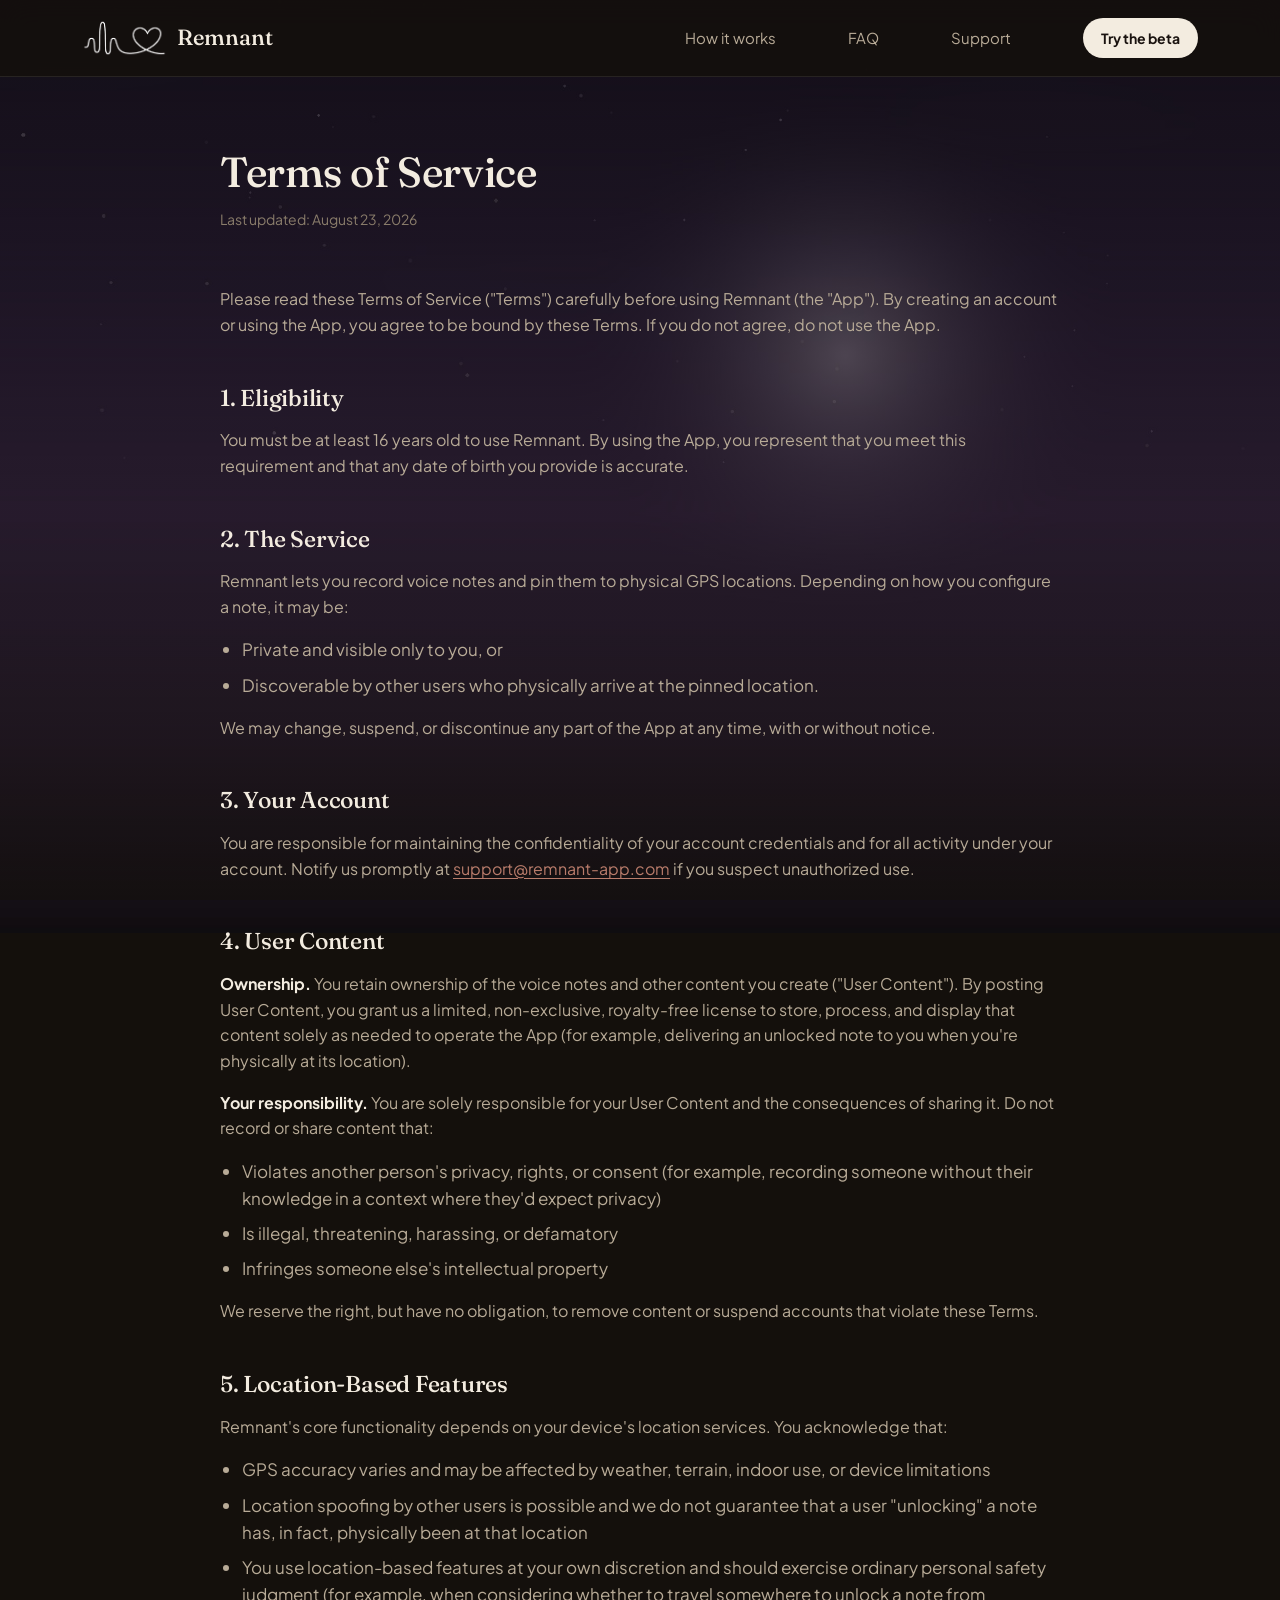
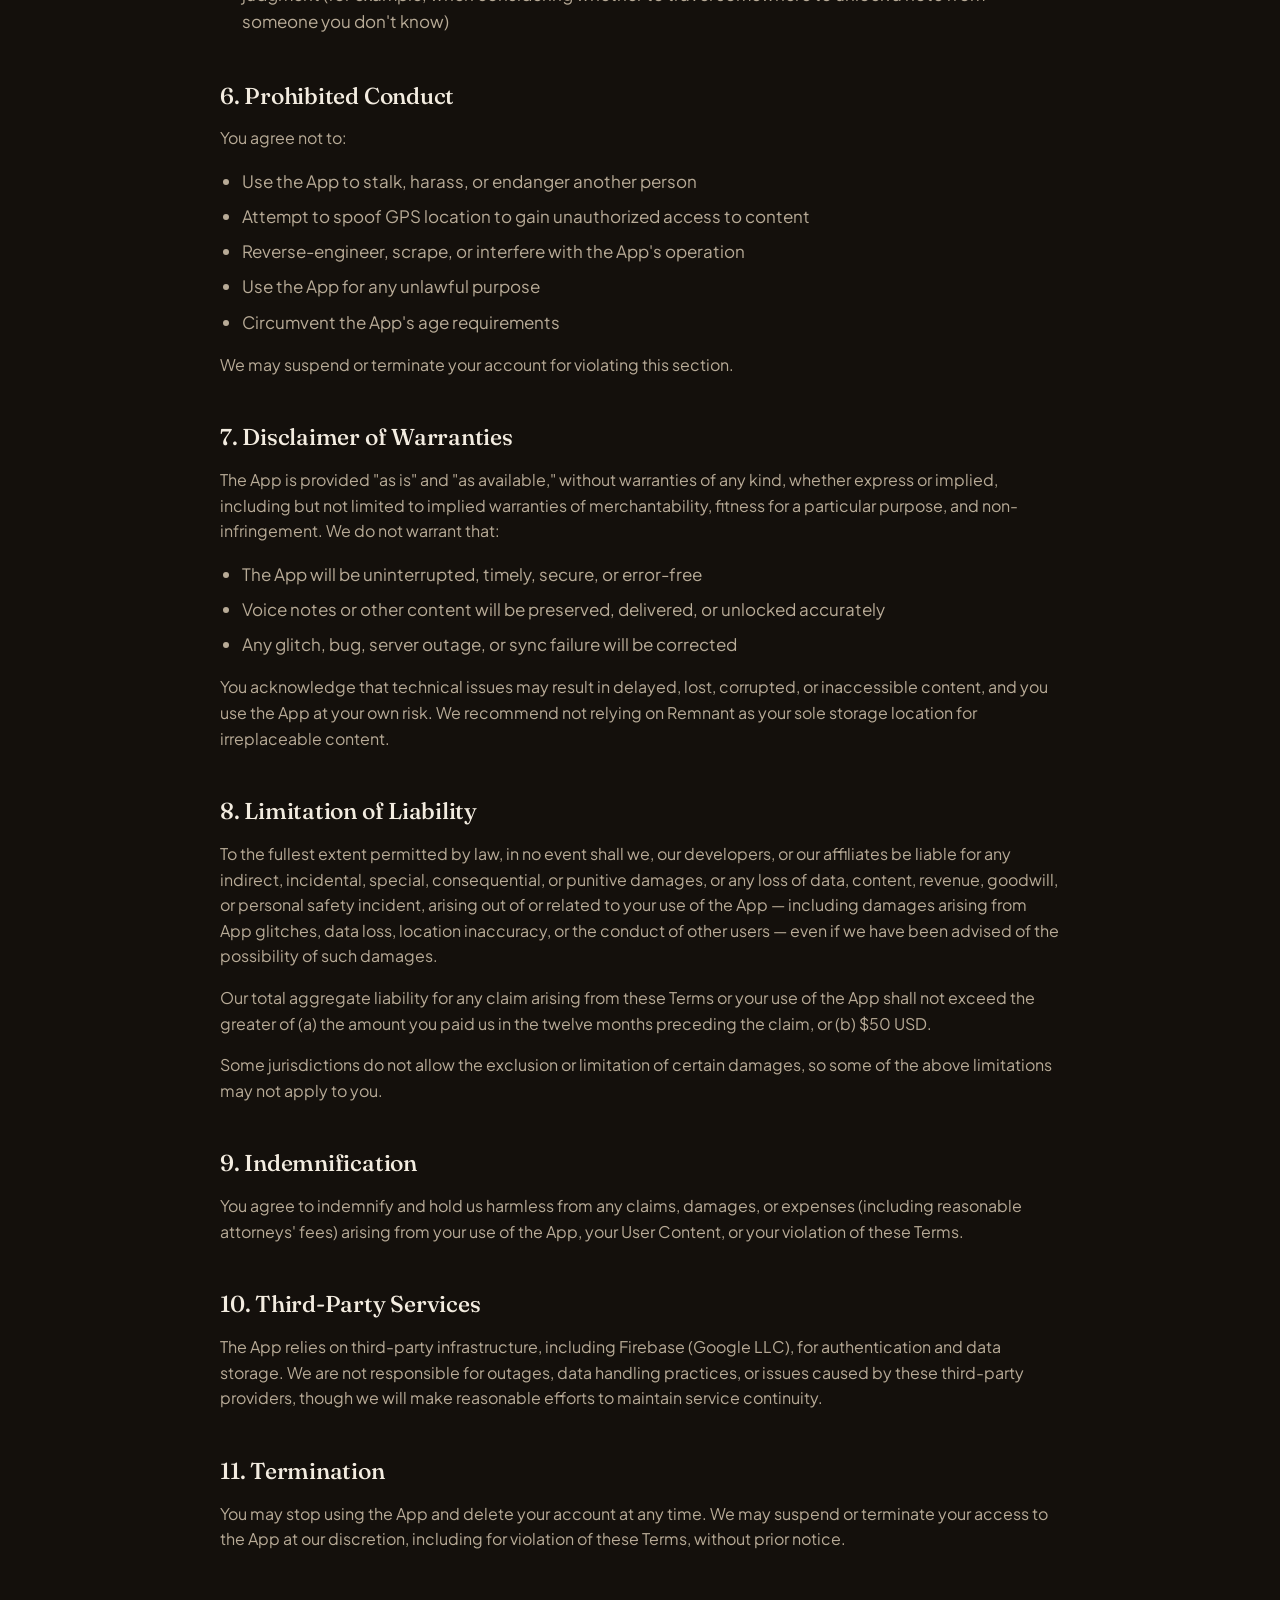
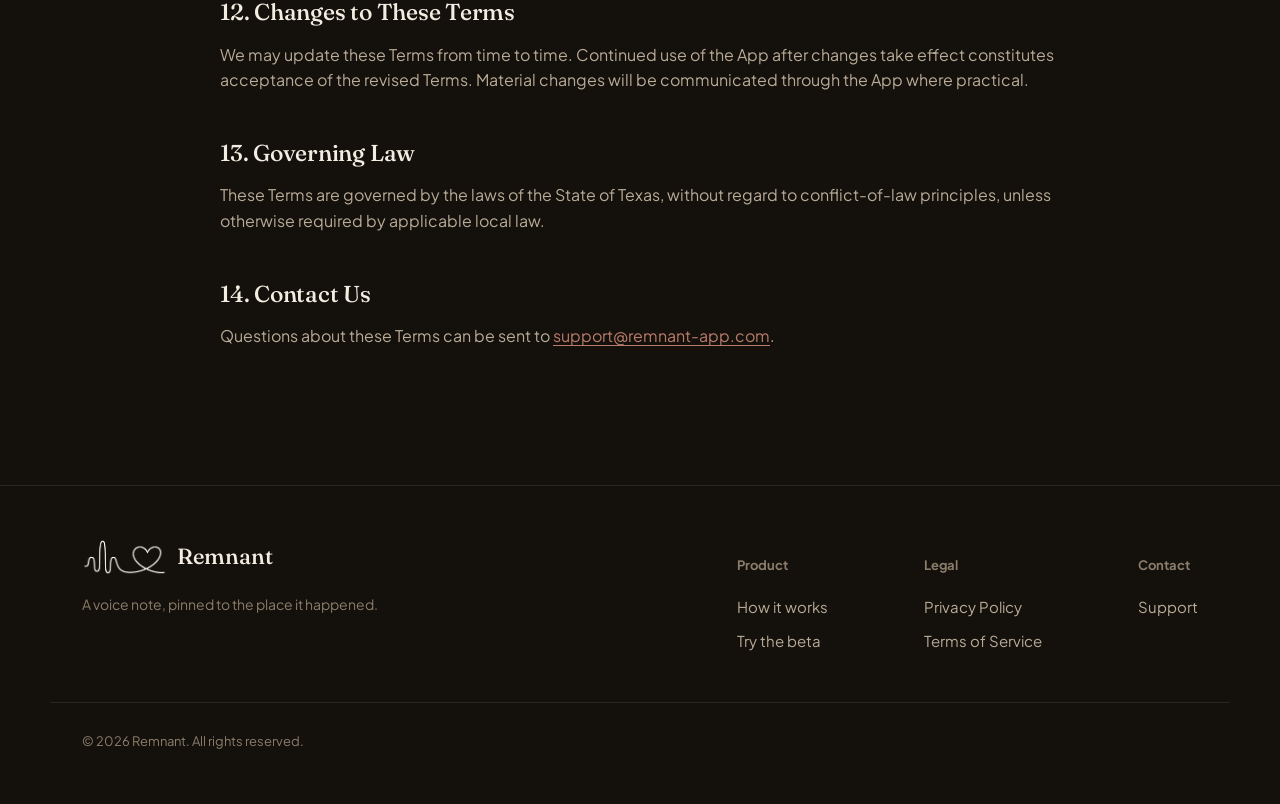
<file: terms/index.html>
<!DOCTYPE html>
<html lang="en">
<head>
<meta charset="UTF-8">
<meta name="viewport" content="width=device-width, initial-scale=1.0">
<title>Terms of Service — Remnant</title>
<meta name="description" content="The terms governing your use of Remnant, including account eligibility, user content, and location-based features.">
<link rel="canonical" href="https://remnant-app.com/terms">
<meta name="robots" content="index, follow">
<meta property="og:type" content="website">
<meta property="og:site_name" content="Remnant">
<meta property="og:title" content="Terms of Service — Remnant">
<meta property="og:description" content="The terms governing your use of Remnant, including account eligibility, user content, and location-based features.">
<meta property="og:url" content="https://remnant-app.com/terms">
<meta property="og:image" content="https://remnant-app.com/assets/hero-compose.png">
<meta name="twitter:card" content="summary_large_image">
<meta name="twitter:title" content="Terms of Service — Remnant">
<meta name="twitter:description" content="The terms governing your use of Remnant, including account eligibility, user content, and location-based features.">
<meta name="twitter:image" content="https://remnant-app.com/assets/hero-compose.png">
<meta name="theme-color" content="#14100c">
<link rel="icon" href="/assets/favicon-32.png" sizes="32x32">
<link rel="preconnect" href="https://fonts.googleapis.com">
<link rel="preconnect" href="https://fonts.gstatic.com" crossorigin>
<link href="https://fonts.googleapis.com/css2?family=Fraunces:ital,opsz,wght@0,9..144,400;0,9..144,500;0,9..144,600;1,9..144,400&family=Plus+Jakarta+Sans:wght@400;500;700;800&display=swap" rel="stylesheet">
<link rel="stylesheet" href="/styles.css">
</head>
<body>

<nav class="nav">
  <div class="wrap">
    <a href="/" class="nav-logo"><img src="/assets/logo.png" alt="" class="logo-mark">Remnant</a>
    <div class="nav-links">
      <a href="/#how">How it works</a>
      <a href="/#faq">FAQ</a>
      <a href="/support">Support</a>
      <a href="#" class="btn btn-primary btn-sm" id="beta-link-1">Try the beta</a>
    </div>
  </div>
</nav>

<section class="legal">
  <div class="wrap">
    <div class="legal-header">
      <h1>Terms of Service</h1>
      <p class="updated">Last updated: August 23, 2026</p>
    </div>

    <div class="legal-body">
      <p>Please read these Terms of Service ("Terms") carefully before using Remnant (the "App"). By creating an account or using the App, you agree to be bound by these Terms. If you do not agree, do not use the App.</p>

      <h2>1. Eligibility</h2>
      <p>You must be at least 16 years old to use Remnant. By using the App, you represent that you meet this requirement and that any date of birth you provide is accurate.</p>

      <h2>2. The Service</h2>
      <p>Remnant lets you record voice notes and pin them to physical GPS locations. Depending on how you configure a note, it may be:</p>
      <ul>
        <li>Private and visible only to you, or</li>
        <li>Discoverable by other users who physically arrive at the pinned location.</li>
      </ul>
      <p>We may change, suspend, or discontinue any part of the App at any time, with or without notice.</p>

      <h2>3. Your Account</h2>
      <p>You are responsible for maintaining the confidentiality of your account credentials and for all activity under your account. Notify us promptly at <a href="mailto:support@remnant-app.com">support@remnant-app.com</a> if you suspect unauthorized use.</p>

      <h2>4. User Content</h2>
      <p><strong>Ownership.</strong> You retain ownership of the voice notes and other content you create ("User Content"). By posting User Content, you grant us a limited, non-exclusive, royalty-free license to store, process, and display that content solely as needed to operate the App (for example, delivering an unlocked note to you when you're physically at its location).</p>
      <p><strong>Your responsibility.</strong> You are solely responsible for your User Content and the consequences of sharing it. Do not record or share content that:</p>
      <ul>
        <li>Violates another person's privacy, rights, or consent (for example, recording someone without their knowledge in a context where they'd expect privacy)</li>
        <li>Is illegal, threatening, harassing, or defamatory</li>
        <li>Infringes someone else's intellectual property</li>
      </ul>
      <p>We reserve the right, but have no obligation, to remove content or suspend accounts that violate these Terms.</p>

      <h2>5. Location-Based Features</h2>
      <p>Remnant's core functionality depends on your device's location services. You acknowledge that:</p>
      <ul>
        <li>GPS accuracy varies and may be affected by weather, terrain, indoor use, or device limitations</li>
        <li>Location spoofing by other users is possible and we do not guarantee that a user "unlocking" a note has, in fact, physically been at that location</li>
        <li>You use location-based features at your own discretion and should exercise ordinary personal safety judgment (for example, when considering whether to travel somewhere to unlock a note from someone you don't know)</li>
      </ul>

      <h2>6. Prohibited Conduct</h2>
      <p>You agree not to:</p>
      <ul>
        <li>Use the App to stalk, harass, or endanger another person</li>
        <li>Attempt to spoof GPS location to gain unauthorized access to content</li>
        <li>Reverse-engineer, scrape, or interfere with the App's operation</li>
        <li>Use the App for any unlawful purpose</li>
        <li>Circumvent the App's age requirements</li>
      </ul>
      <p>We may suspend or terminate your account for violating this section.</p>

      <h2>7. Disclaimer of Warranties</h2>
      <p>The App is provided "as is" and "as available," without warranties of any kind, whether express or implied, including but not limited to implied warranties of merchantability, fitness for a particular purpose, and non-infringement. We do not warrant that:</p>
      <ul>
        <li>The App will be uninterrupted, timely, secure, or error-free</li>
        <li>Voice notes or other content will be preserved, delivered, or unlocked accurately</li>
        <li>Any glitch, bug, server outage, or sync failure will be corrected</li>
      </ul>
      <p>You acknowledge that technical issues may result in delayed, lost, corrupted, or inaccessible content, and you use the App at your own risk. We recommend not relying on Remnant as your sole storage location for irreplaceable content.</p>

      <h2>8. Limitation of Liability</h2>
      <p>To the fullest extent permitted by law, in no event shall we, our developers, or our affiliates be liable for any indirect, incidental, special, consequential, or punitive damages, or any loss of data, content, revenue, goodwill, or personal safety incident, arising out of or related to your use of the App — including damages arising from App glitches, data loss, location inaccuracy, or the conduct of other users — even if we have been advised of the possibility of such damages.</p>
      <p>Our total aggregate liability for any claim arising from these Terms or your use of the App shall not exceed the greater of (a) the amount you paid us in the twelve months preceding the claim, or (b) $50 USD.</p>
      <p>Some jurisdictions do not allow the exclusion or limitation of certain damages, so some of the above limitations may not apply to you.</p>

      <h2>9. Indemnification</h2>
      <p>You agree to indemnify and hold us harmless from any claims, damages, or expenses (including reasonable attorneys' fees) arising from your use of the App, your User Content, or your violation of these Terms.</p>

      <h2>10. Third-Party Services</h2>
      <p>The App relies on third-party infrastructure, including Firebase (Google LLC), for authentication and data storage. We are not responsible for outages, data handling practices, or issues caused by these third-party providers, though we will make reasonable efforts to maintain service continuity.</p>

      <h2>11. Termination</h2>
      <p>You may stop using the App and delete your account at any time. We may suspend or terminate your access to the App at our discretion, including for violation of these Terms, without prior notice.</p>

      <h2>12. Changes to These Terms</h2>
      <p>We may update these Terms from time to time. Continued use of the App after changes take effect constitutes acceptance of the revised Terms. Material changes will be communicated through the App where practical.</p>

      <h2>13. Governing Law</h2>
      <p>These Terms are governed by the laws of the State of Texas, without regard to conflict-of-law principles, unless otherwise required by applicable local law.</p>

      <h2>14. Contact Us</h2>
      <p>Questions about these Terms can be sent to <a href="mailto:support@remnant-app.com">support@remnant-app.com</a>.</p>
    </div>
  </div>
</section>

<footer>
  <div class="wrap">
    <div class="footer-brand">
      <a href="/" class="nav-logo"><img src="/assets/logo.png" alt="" class="logo-mark">Remnant</a>
      <p>A voice note, pinned to the place it happened.</p>
    </div>
    <div class="footer-links">
      <div class="footer-col">
        <h4>Product</h4>
        <a href="/#how">How it works</a>
        <a href="#" id="beta-link-2">Try the beta</a>
      </div>
      <div class="footer-col">
        <h4>Legal</h4>
        <a href="/privacy">Privacy Policy</a>
        <a href="/terms">Terms of Service</a>
      </div>
      <div class="footer-col">
        <h4>Contact</h4>
        <a href="/support">Support</a>
      </div>
    </div>
  </div>
  <div class="wrap footer-bottom">
    &copy; 2026 Remnant. All rights reserved.
  </div>
</footer>

<script>
  const testflightURL = "https://testflight.apple.com/join/J72qJNYd";
  document.querySelectorAll('#beta-link-1,#beta-link-2')
    .forEach(el => el.href = testflightURL);
</script>

</body>
</html>
</file>
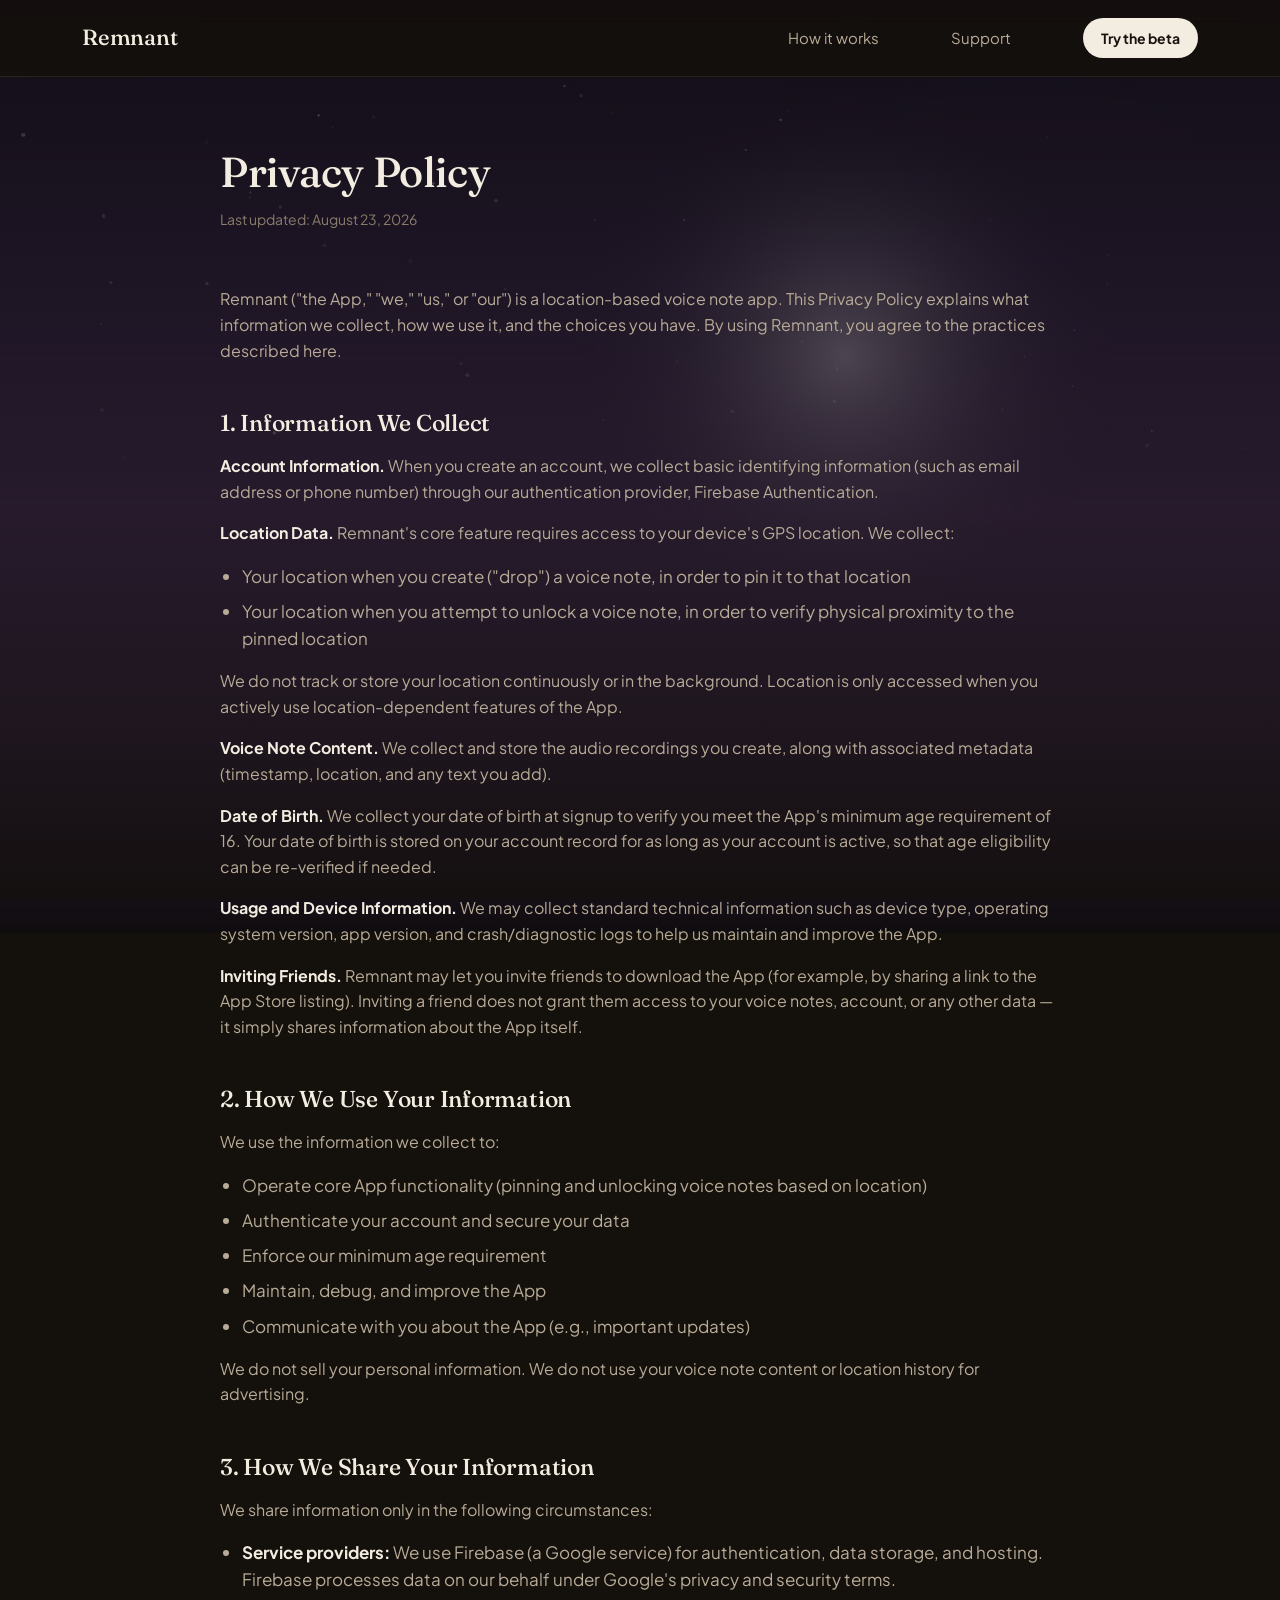
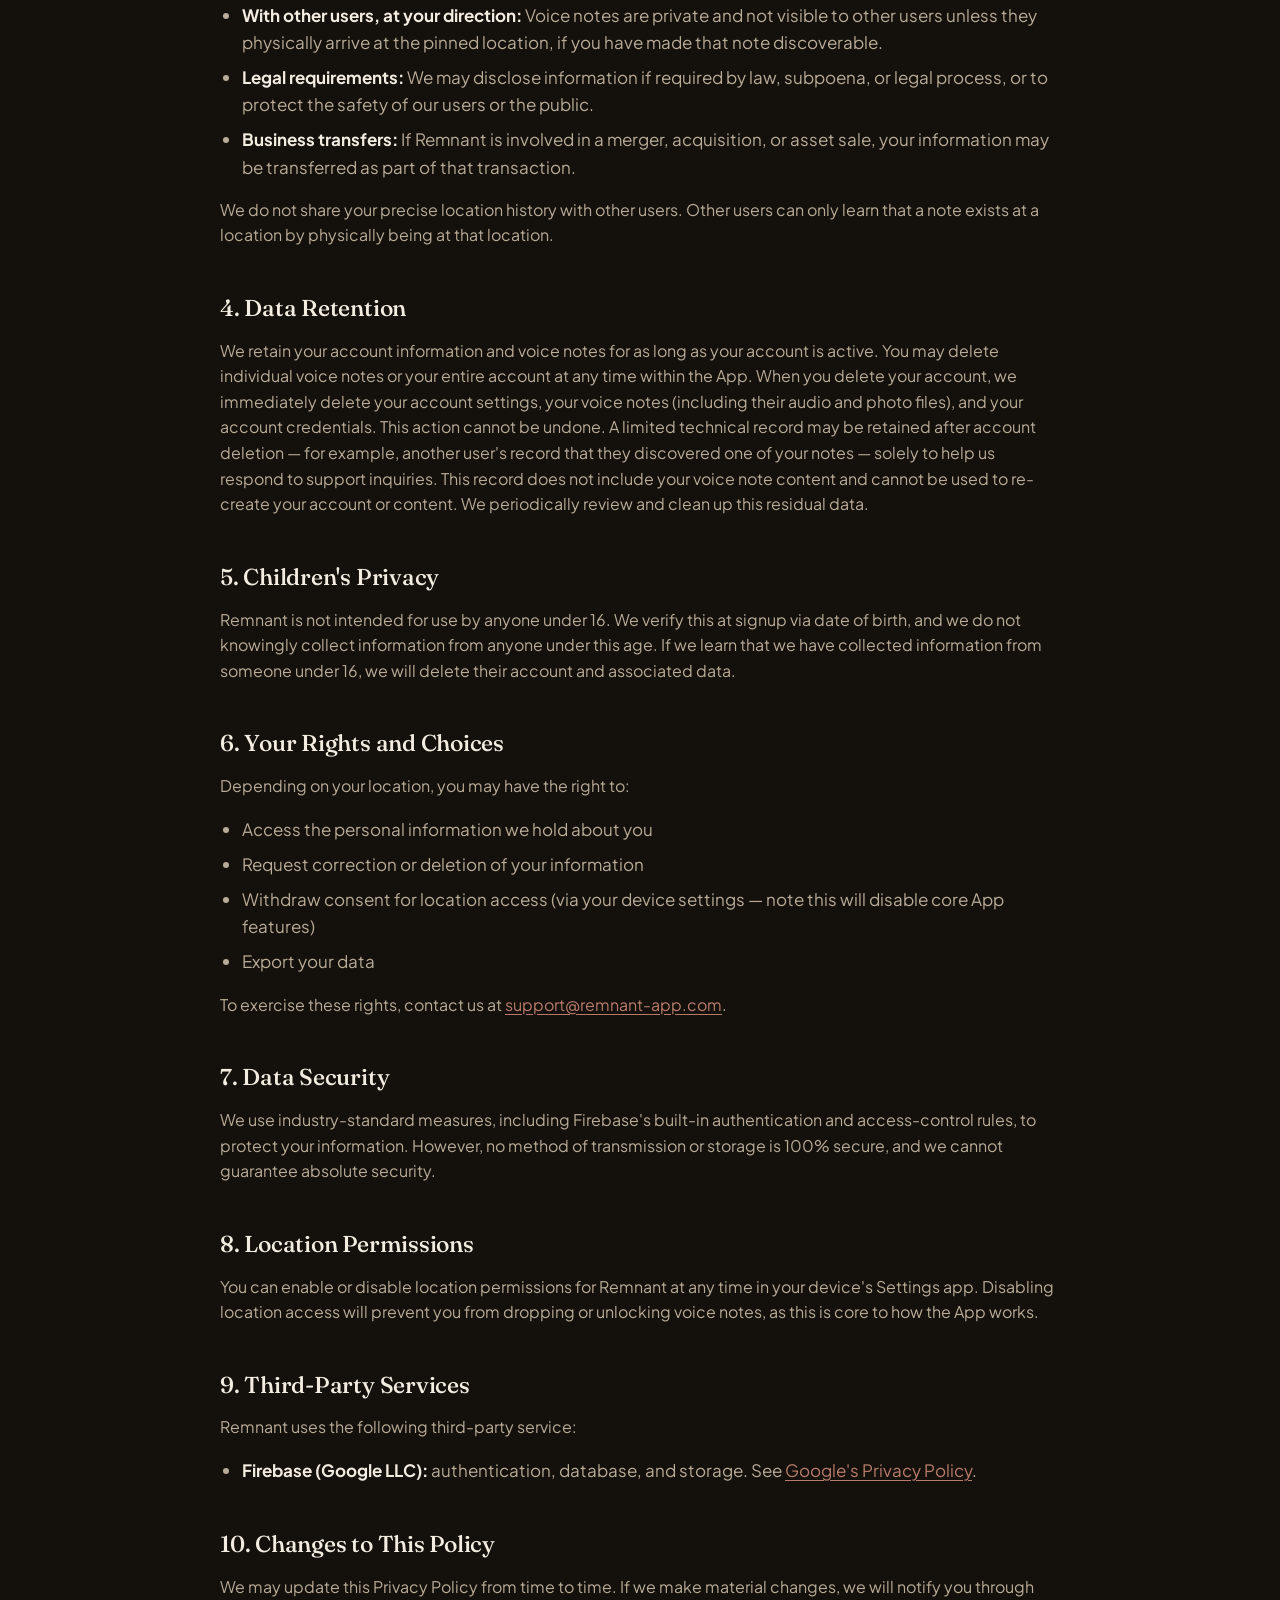
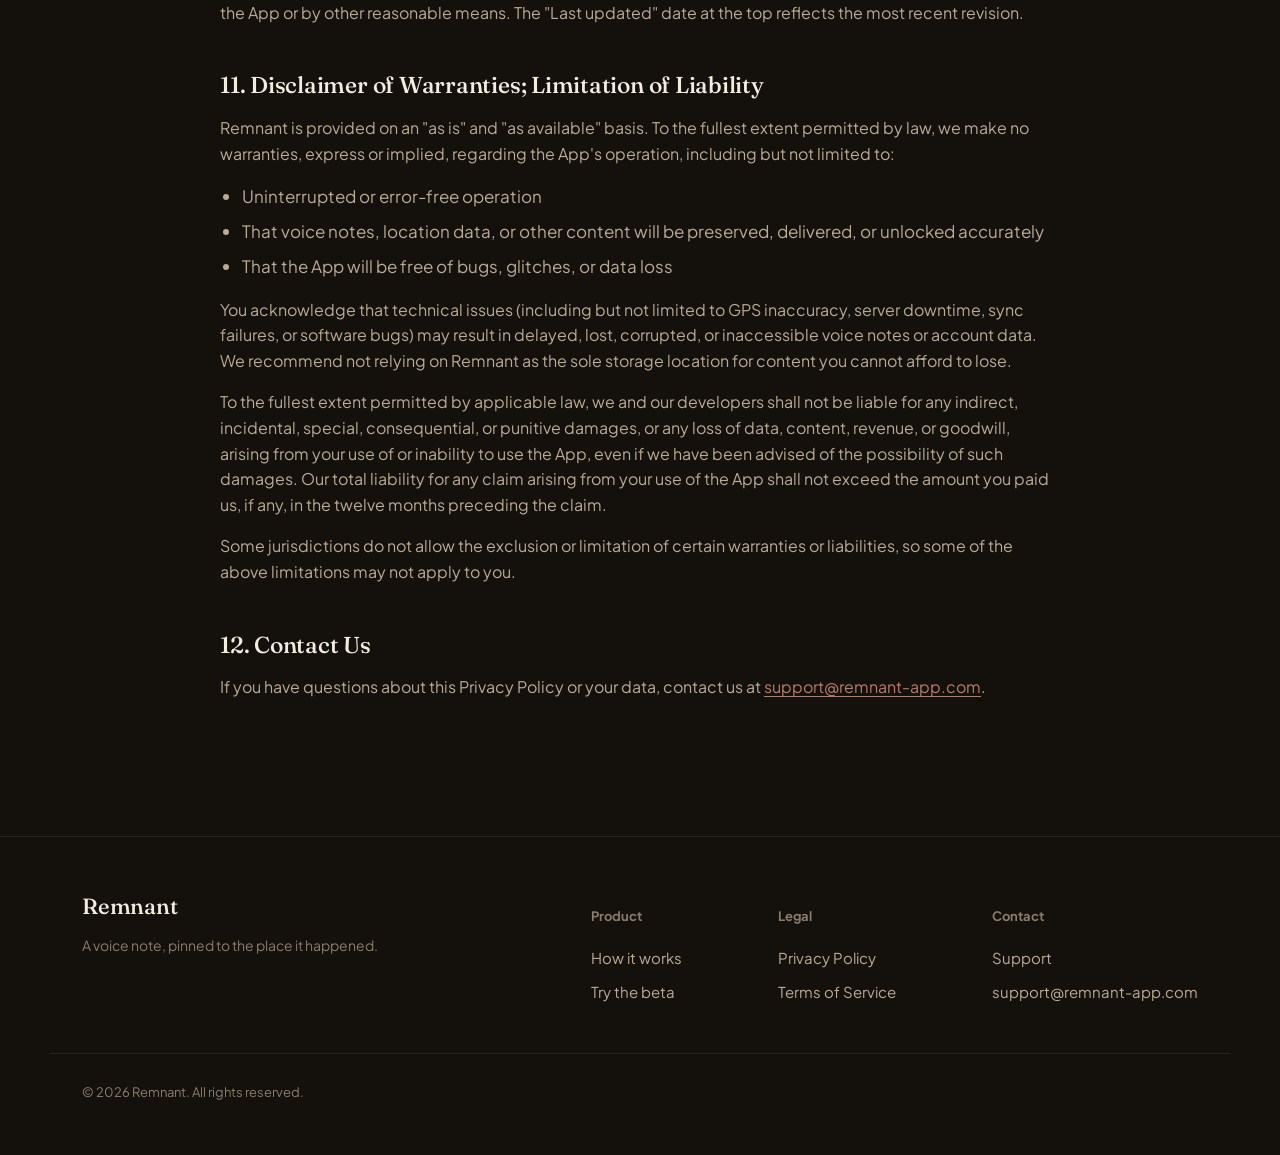
<file: privacy.html>
<!DOCTYPE html>
<html lang="en">
<head>
<meta charset="UTF-8">
<meta name="viewport" content="width=device-width, initial-scale=1.0">
<title>Privacy Policy — Remnant</title>
<meta name="description" content="How Remnant collects, uses, and protects your data — including location, voice notes, and account information.">
<link rel="canonical" href="https://remnant-app.com/privacy.html">
<meta name="robots" content="index, follow">
<meta name="theme-color" content="#14100c">
<link rel="icon" href="/assets/favicon-32.png" sizes="32x32">
<link rel="preconnect" href="https://fonts.googleapis.com">
<link rel="preconnect" href="https://fonts.gstatic.com" crossorigin>
<link href="https://fonts.googleapis.com/css2?family=Fraunces:ital,opsz,wght@0,9..144,400;0,9..144,500;0,9..144,600;1,9..144,400&family=Plus+Jakarta+Sans:wght@400;500;700;800&display=swap" rel="stylesheet">
<link rel="stylesheet" href="/styles.css">
</head>
<body>

<nav class="nav">
  <div class="wrap">
    <a href="/" class="nav-logo">Remnant</a>
    <div class="nav-links">
      <a href="/#how">How it works</a>
      <a href="/support.html">Support</a>
      <a href="#" class="btn btn-primary btn-sm" id="beta-link-1">Try the beta</a>
    </div>
  </div>
</nav>

<section class="legal">
  <div class="wrap">
    <div class="legal-header">
      <h1>Privacy Policy</h1>
      <p class="updated">Last updated: August 23, 2026</p>
    </div>

    <div class="legal-body">
      <p>Remnant ("the App," "we," "us," or "our") is a location-based voice note app. This Privacy Policy explains what information we collect, how we use it, and the choices you have. By using Remnant, you agree to the practices described here.</p>

      <h2>1. Information We Collect</h2>
      <p><strong>Account Information.</strong> When you create an account, we collect basic identifying information (such as email address or phone number) through our authentication provider, Firebase Authentication.</p>
      <p><strong>Location Data.</strong> Remnant's core feature requires access to your device's GPS location. We collect:</p>
      <ul>
        <li>Your location when you create ("drop") a voice note, in order to pin it to that location</li>
        <li>Your location when you attempt to unlock a voice note, in order to verify physical proximity to the pinned location</li>
      </ul>
      <p>We do not track or store your location continuously or in the background. Location is only accessed when you actively use location-dependent features of the App.</p>
      <p><strong>Voice Note Content.</strong> We collect and store the audio recordings you create, along with associated metadata (timestamp, location, and any text you add).</p>
      <p><strong>Date of Birth.</strong> We collect your date of birth at signup to verify you meet the App's minimum age requirement of 16. Your date of birth is stored on your account record for as long as your account is active, so that age eligibility can be re-verified if needed.</p>
      <p><strong>Usage and Device Information.</strong> We may collect standard technical information such as device type, operating system version, app version, and crash/diagnostic logs to help us maintain and improve the App.</p>
      <p><strong>Inviting Friends.</strong> Remnant may let you invite friends to download the App (for example, by sharing a link to the App Store listing). Inviting a friend does not grant them access to your voice notes, account, or any other data — it simply shares information about the App itself.</p>

      <h2>2. How We Use Your Information</h2>
      <p>We use the information we collect to:</p>
      <ul>
        <li>Operate core App functionality (pinning and unlocking voice notes based on location)</li>
        <li>Authenticate your account and secure your data</li>
        <li>Enforce our minimum age requirement</li>
        <li>Maintain, debug, and improve the App</li>
        <li>Communicate with you about the App (e.g., important updates)</li>
      </ul>
      <p>We do not sell your personal information. We do not use your voice note content or location history for advertising.</p>

      <h2>3. How We Share Your Information</h2>
      <p>We share information only in the following circumstances:</p>
      <ul>
        <li><strong>Service providers:</strong> We use Firebase (a Google service) for authentication, data storage, and hosting. Firebase processes data on our behalf under Google's privacy and security terms.</li>
        <li><strong>With other users, at your direction:</strong> Voice notes are private and not visible to other users unless they physically arrive at the pinned location, if you have made that note discoverable.</li>
        <li><strong>Legal requirements:</strong> We may disclose information if required by law, subpoena, or legal process, or to protect the safety of our users or the public.</li>
        <li><strong>Business transfers:</strong> If Remnant is involved in a merger, acquisition, or asset sale, your information may be transferred as part of that transaction.</li>
      </ul>
      <p>We do not share your precise location history with other users. Other users can only learn that a note exists at a location by physically being at that location.</p>

      <h2>4. Data Retention</h2>
      <p>We retain your account information and voice notes for as long as your account is active. You may delete individual voice notes or your entire account at any time within the App. When you delete your account, we immediately delete your account settings, your voice notes (including their audio and photo files), and your account credentials. This action cannot be undone. A limited technical record may be retained after account deletion — for example, another user's record that they discovered one of your notes — solely to help us respond to support inquiries. This record does not include your voice note content and cannot be used to re-create your account or content. We periodically review and clean up this residual data.</p>

      <h2>5. Children's Privacy</h2>
      <p>Remnant is not intended for use by anyone under 16. We verify this at signup via date of birth, and we do not knowingly collect information from anyone under this age. If we learn that we have collected information from someone under 16, we will delete their account and associated data.</p>

      <h2>6. Your Rights and Choices</h2>
      <p>Depending on your location, you may have the right to:</p>
      <ul>
        <li>Access the personal information we hold about you</li>
        <li>Request correction or deletion of your information</li>
        <li>Withdraw consent for location access (via your device settings — note this will disable core App features)</li>
        <li>Export your data</li>
      </ul>
      <p>To exercise these rights, contact us at <a href="mailto:support@remnant-app.com">support@remnant-app.com</a>.</p>

      <h2>7. Data Security</h2>
      <p>We use industry-standard measures, including Firebase's built-in authentication and access-control rules, to protect your information. However, no method of transmission or storage is 100% secure, and we cannot guarantee absolute security.</p>

      <h2>8. Location Permissions</h2>
      <p>You can enable or disable location permissions for Remnant at any time in your device's Settings app. Disabling location access will prevent you from dropping or unlocking voice notes, as this is core to how the App works.</p>

      <h2>9. Third-Party Services</h2>
      <p>Remnant uses the following third-party service:</p>
      <ul>
        <li><strong>Firebase (Google LLC):</strong> authentication, database, and storage. See <a href="https://policies.google.com/privacy" target="_blank" rel="noopener">Google's Privacy Policy</a>.</li>
      </ul>

      <h2>10. Changes to This Policy</h2>
      <p>We may update this Privacy Policy from time to time. If we make material changes, we will notify you through the App or by other reasonable means. The "Last updated" date at the top reflects the most recent revision.</p>

      <h2>11. Disclaimer of Warranties; Limitation of Liability</h2>
      <p>Remnant is provided on an "as is" and "as available" basis. To the fullest extent permitted by law, we make no warranties, express or implied, regarding the App's operation, including but not limited to:</p>
      <ul>
        <li>Uninterrupted or error-free operation</li>
        <li>That voice notes, location data, or other content will be preserved, delivered, or unlocked accurately</li>
        <li>That the App will be free of bugs, glitches, or data loss</li>
      </ul>
      <p>You acknowledge that technical issues (including but not limited to GPS inaccuracy, server downtime, sync failures, or software bugs) may result in delayed, lost, corrupted, or inaccessible voice notes or account data. We recommend not relying on Remnant as the sole storage location for content you cannot afford to lose.</p>
      <p>To the fullest extent permitted by applicable law, we and our developers shall not be liable for any indirect, incidental, special, consequential, or punitive damages, or any loss of data, content, revenue, or goodwill, arising from your use of or inability to use the App, even if we have been advised of the possibility of such damages. Our total liability for any claim arising from your use of the App shall not exceed the amount you paid us, if any, in the twelve months preceding the claim.</p>
      <p>Some jurisdictions do not allow the exclusion or limitation of certain warranties or liabilities, so some of the above limitations may not apply to you.</p>

      <h2>12. Contact Us</h2>
      <p>If you have questions about this Privacy Policy or your data, contact us at <a href="mailto:support@remnant-app.com">support@remnant-app.com</a>.</p>
    </div>
  </div>
</section>

<footer>
  <div class="wrap">
    <div class="footer-brand">
      <a href="/" class="nav-logo">Remnant</a>
      <p>A voice note, pinned to the place it happened.</p>
    </div>
    <div class="footer-links">
      <div class="footer-col">
        <h4>Product</h4>
        <a href="/#how">How it works</a>
        <a href="#" id="beta-link-2">Try the beta</a>
      </div>
      <div class="footer-col">
        <h4>Legal</h4>
        <a href="/privacy.html">Privacy Policy</a>
        <a href="/terms.html">Terms of Service</a>
      </div>
      <div class="footer-col">
        <h4>Contact</h4>
        <a href="/support.html">Support</a>
        <a href="mailto:support@remnant-app.com">support@remnant-app.com</a>
      </div>
    </div>
  </div>
  <div class="wrap footer-bottom">
    &copy; 2026 Remnant. All rights reserved.
  </div>
</footer>

<script>
  const testflightURL = "https://testflight.apple.com/join/J72qJNYd";
  document.querySelectorAll('#beta-link-1,#beta-link-2')
    .forEach(el => el.href = testflightURL);
</script>

</body>
</html>
</file>
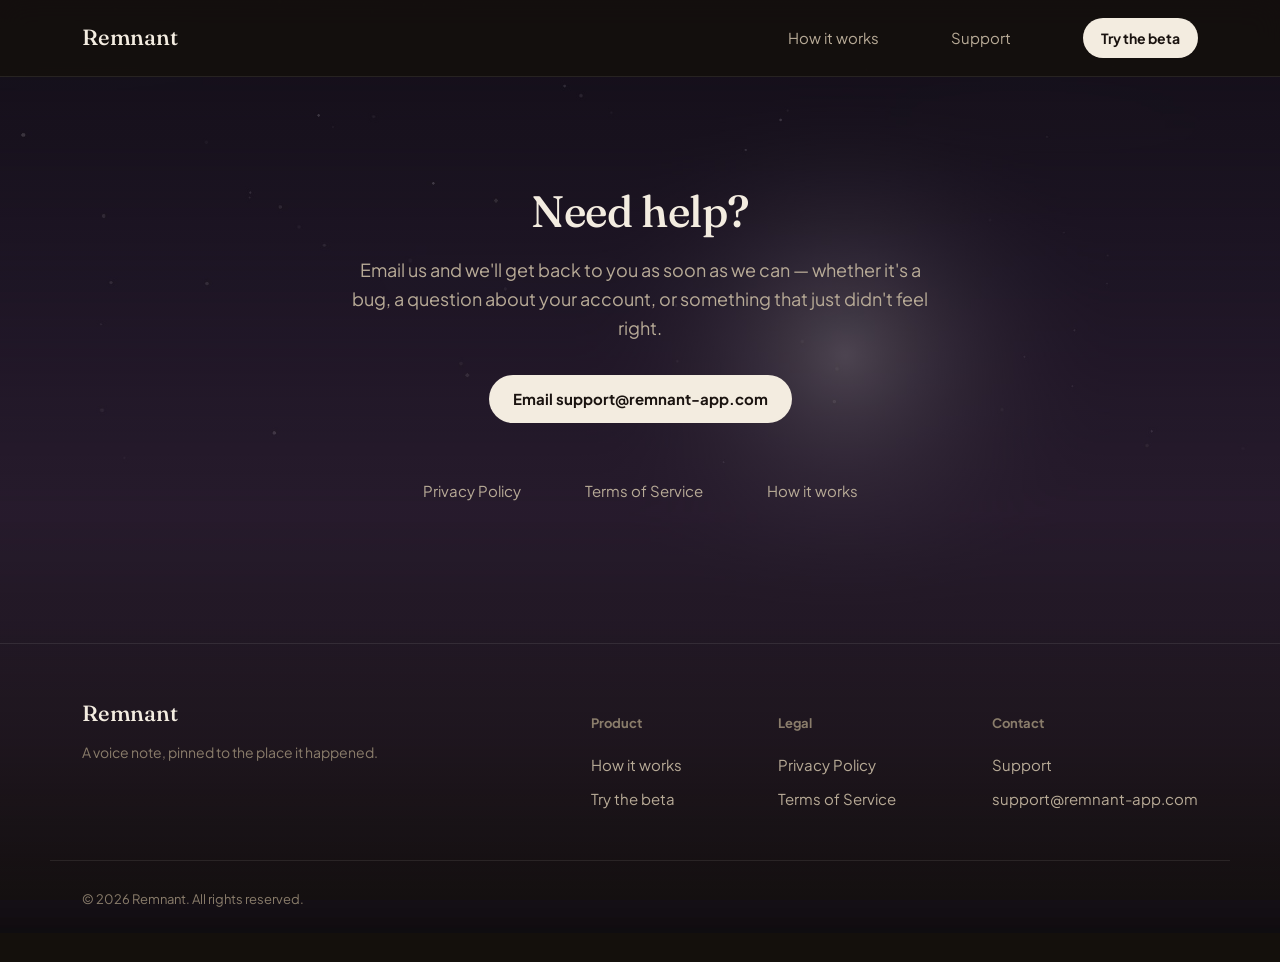
<file: support.html>
<!DOCTYPE html>
<html lang="en">
<head>
<meta charset="UTF-8">
<meta name="viewport" content="width=device-width, initial-scale=1.0">
<title>Support — Remnant</title>
<meta name="description" content="Need help with Remnant? Get in touch and we'll get back to you.">
<link rel="canonical" href="https://remnant-app.com/support.html">
<meta name="robots" content="index, follow">
<meta name="theme-color" content="#14100c">
<link rel="icon" href="/assets/favicon-32.png" sizes="32x32">
<link rel="preconnect" href="https://fonts.googleapis.com">
<link rel="preconnect" href="https://fonts.gstatic.com" crossorigin>
<link href="https://fonts.googleapis.com/css2?family=Fraunces:ital,opsz,wght@0,9..144,400;0,9..144,500;0,9..144,600;1,9..144,400&family=Plus+Jakarta+Sans:wght@400;500;700;800&display=swap" rel="stylesheet">
<link rel="stylesheet" href="/styles.css">
</head>
<body>

<nav class="nav">
  <div class="wrap">
    <a href="/" class="nav-logo">Remnant</a>
    <div class="nav-links">
      <a href="/#how">How it works</a>
      <a href="/support.html">Support</a>
      <a href="#" class="btn btn-primary btn-sm" id="beta-link-1">Try the beta</a>
    </div>
  </div>
</nav>

<section class="support">
  <div class="wrap">
    <h1>Need help?</h1>
    <p>Email us and we'll get back to you as soon as we can — whether it's a bug, a question about your account, or something that just didn't feel right.</p>
    <a href="mailto:support@remnant-app.com" class="btn btn-primary">Email support@remnant-app.com</a>

    <div class="support-links">
      <a href="/privacy.html">Privacy Policy</a>
      <a href="/terms.html">Terms of Service</a>
      <a href="/#how">How it works</a>
    </div>
  </div>
</section>

<footer>
  <div class="wrap">
    <div class="footer-brand">
      <a href="/" class="nav-logo">Remnant</a>
      <p>A voice note, pinned to the place it happened.</p>
    </div>
    <div class="footer-links">
      <div class="footer-col">
        <h4>Product</h4>
        <a href="/#how">How it works</a>
        <a href="#" id="beta-link-2">Try the beta</a>
      </div>
      <div class="footer-col">
        <h4>Legal</h4>
        <a href="/privacy.html">Privacy Policy</a>
        <a href="/terms.html">Terms of Service</a>
      </div>
      <div class="footer-col">
        <h4>Contact</h4>
        <a href="/support.html">Support</a>
        <a href="mailto:support@remnant-app.com">support@remnant-app.com</a>
      </div>
    </div>
  </div>
  <div class="wrap footer-bottom">
    &copy; 2026 Remnant. All rights reserved.
  </div>
</footer>

<script>
  const testflightURL = "https://testflight.apple.com/join/J72qJNYd";
  document.querySelectorAll('#beta-link-1,#beta-link-2')
    .forEach(el => el.href = testflightURL);
</script>

</body>
</html>
</file>
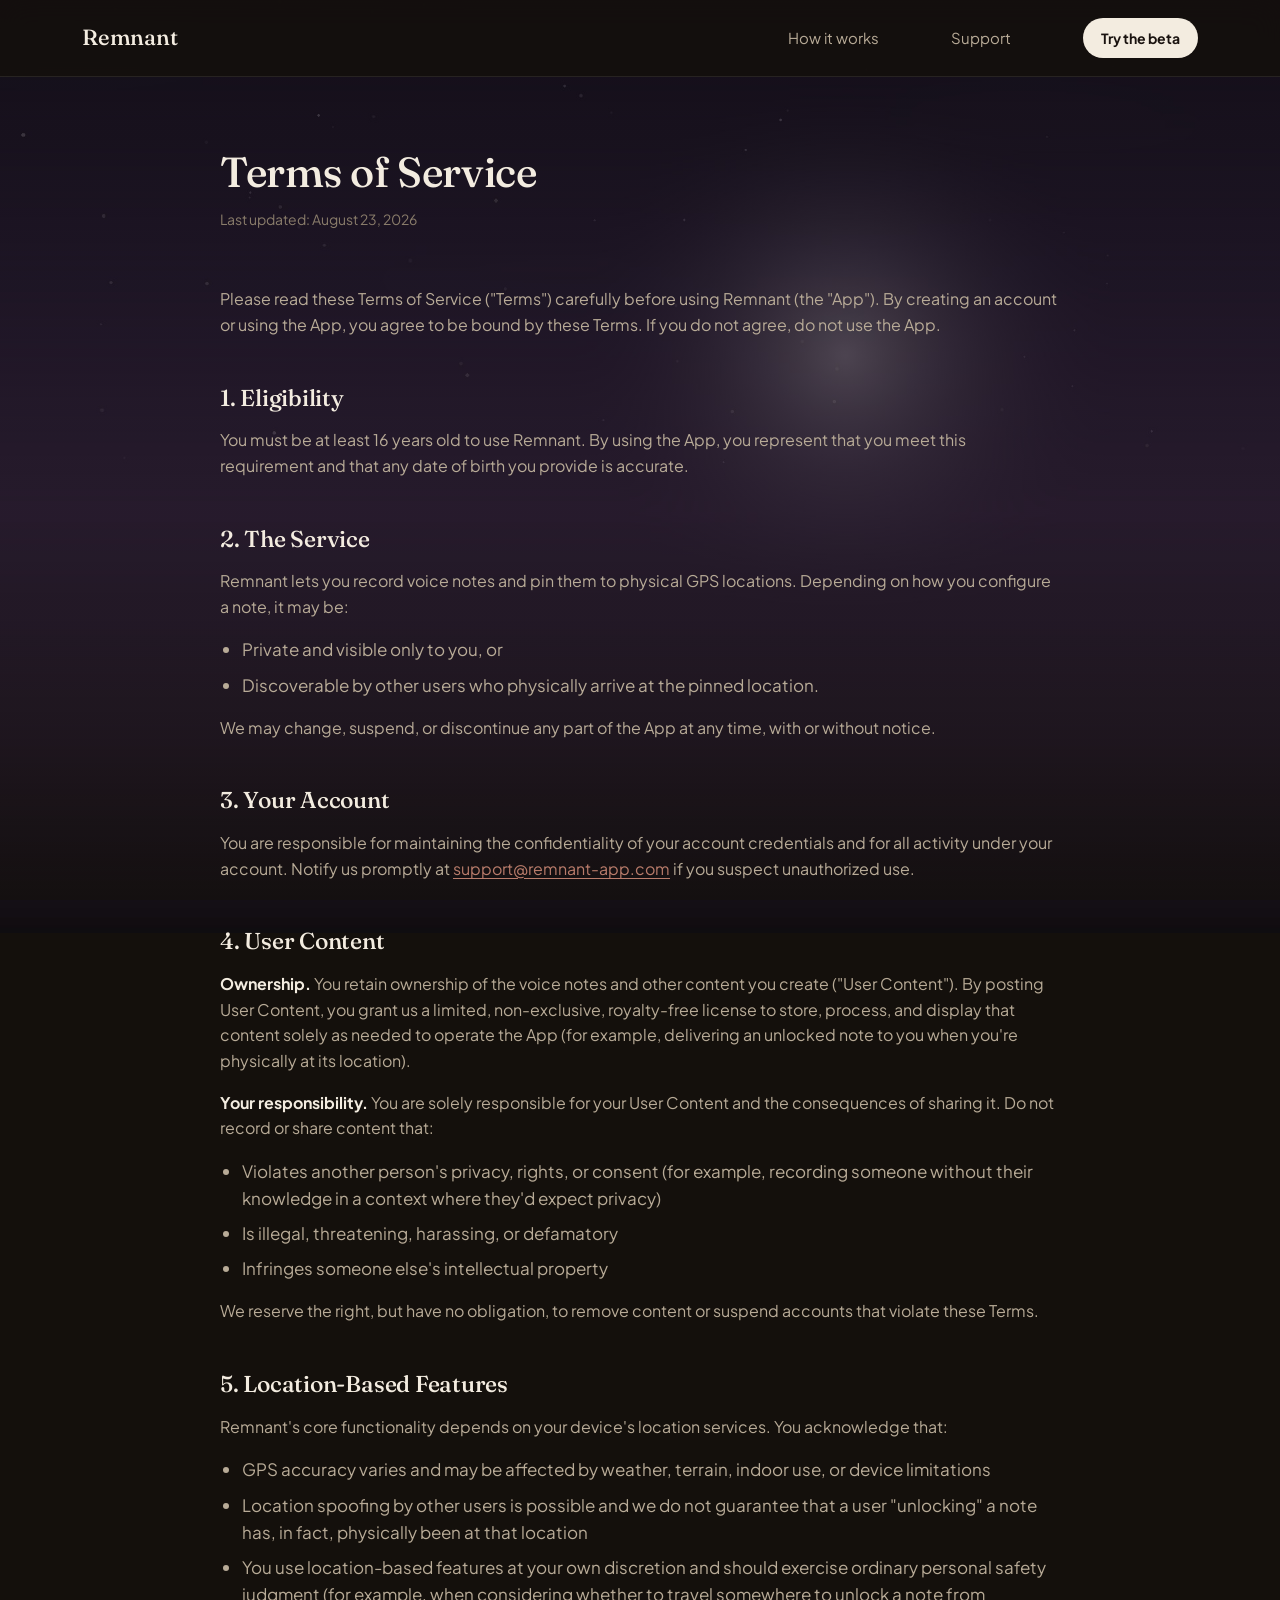
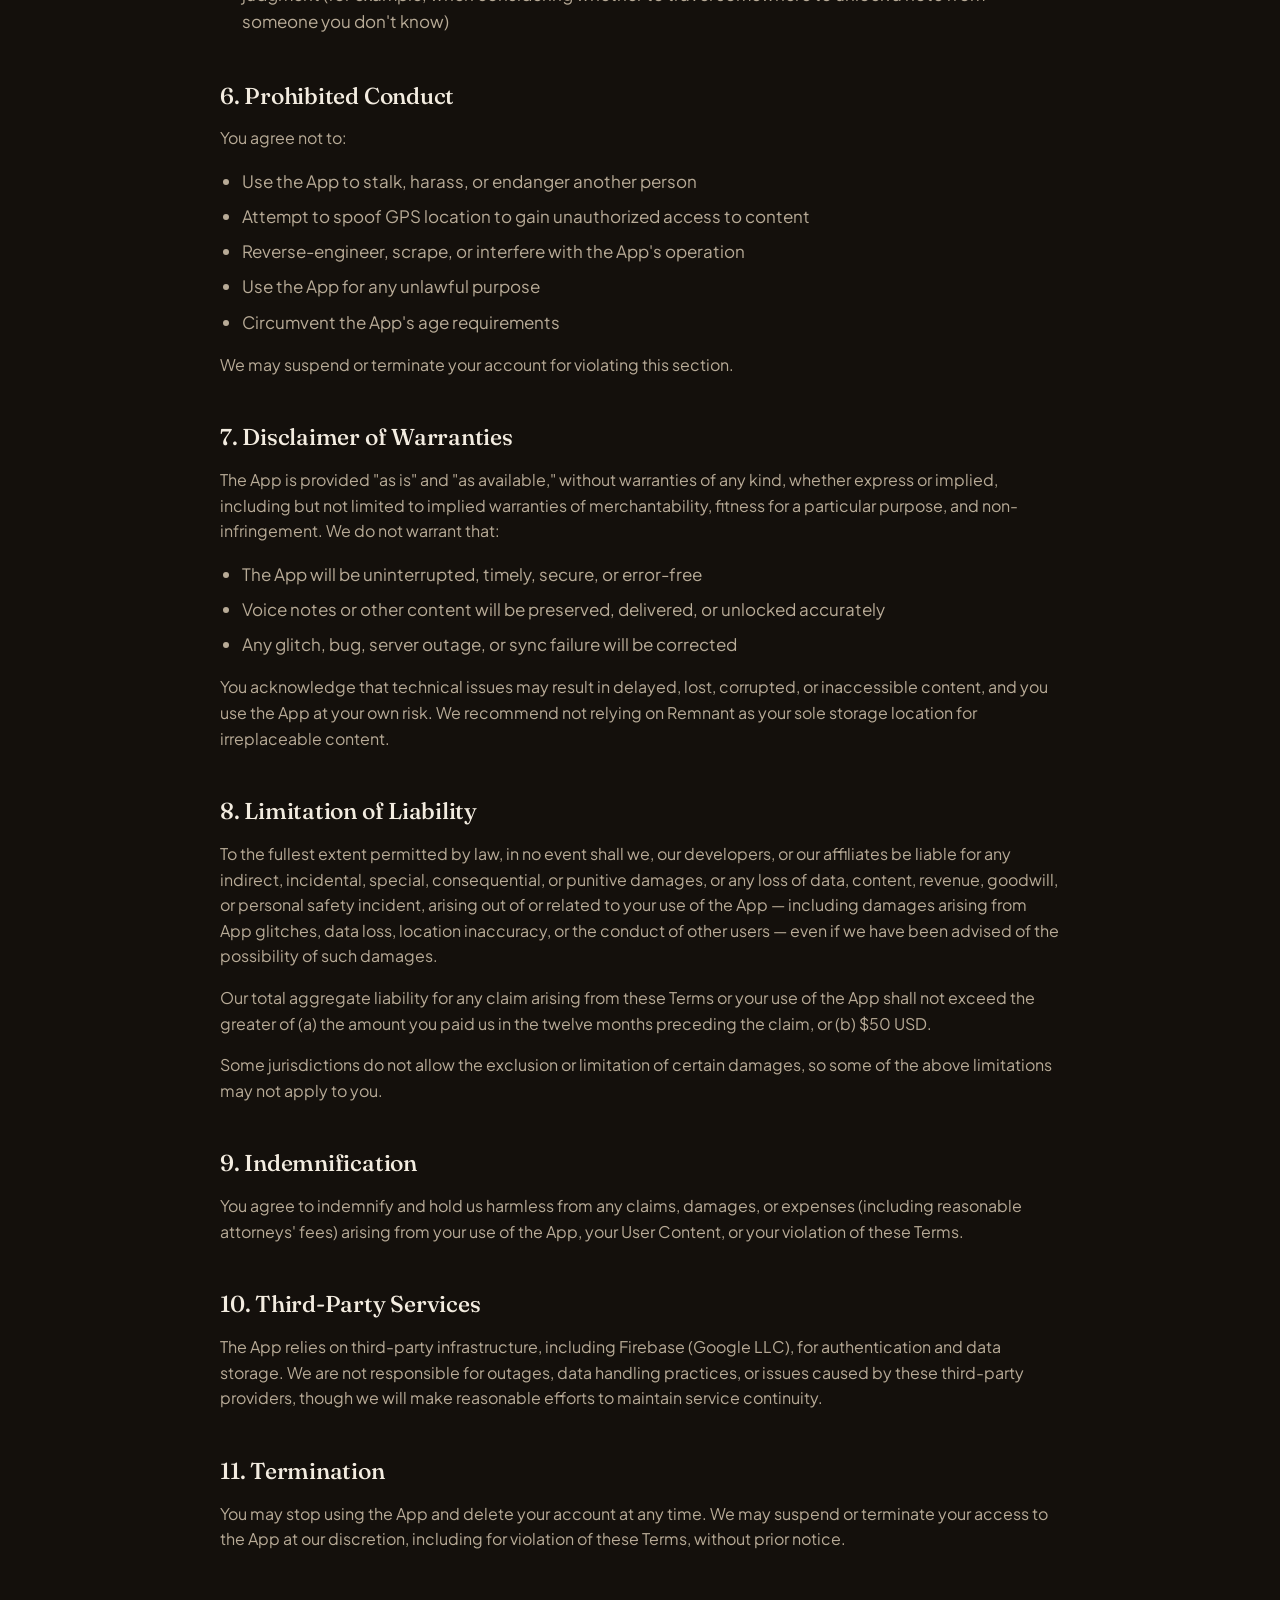
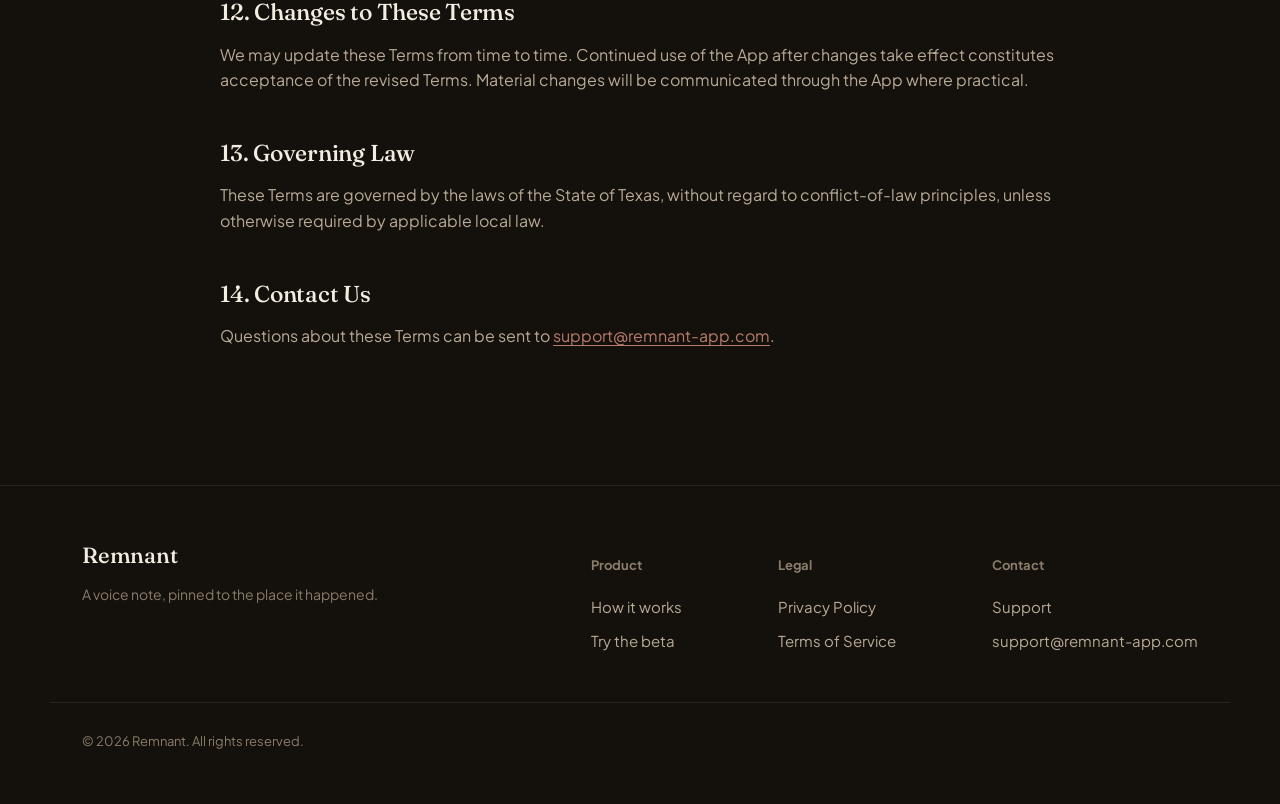
<file: terms.html>
<!DOCTYPE html>
<html lang="en">
<head>
<meta charset="UTF-8">
<meta name="viewport" content="width=device-width, initial-scale=1.0">
<title>Terms of Service — Remnant</title>
<meta name="description" content="The terms governing your use of Remnant, including account eligibility, user content, and location-based features.">
<link rel="canonical" href="https://remnant-app.com/terms.html">
<meta name="robots" content="index, follow">
<meta name="theme-color" content="#14100c">
<link rel="icon" href="/assets/favicon-32.png" sizes="32x32">
<link rel="preconnect" href="https://fonts.googleapis.com">
<link rel="preconnect" href="https://fonts.gstatic.com" crossorigin>
<link href="https://fonts.googleapis.com/css2?family=Fraunces:ital,opsz,wght@0,9..144,400;0,9..144,500;0,9..144,600;1,9..144,400&family=Plus+Jakarta+Sans:wght@400;500;700;800&display=swap" rel="stylesheet">
<link rel="stylesheet" href="/styles.css">
</head>
<body>

<nav class="nav">
  <div class="wrap">
    <a href="/" class="nav-logo">Remnant</a>
    <div class="nav-links">
      <a href="/#how">How it works</a>
      <a href="/support.html">Support</a>
      <a href="#" class="btn btn-primary btn-sm" id="beta-link-1">Try the beta</a>
    </div>
  </div>
</nav>

<section class="legal">
  <div class="wrap">
    <div class="legal-header">
      <h1>Terms of Service</h1>
      <p class="updated">Last updated: August 23, 2026</p>
    </div>

    <div class="legal-body">
      <p>Please read these Terms of Service ("Terms") carefully before using Remnant (the "App"). By creating an account or using the App, you agree to be bound by these Terms. If you do not agree, do not use the App.</p>

      <h2>1. Eligibility</h2>
      <p>You must be at least 16 years old to use Remnant. By using the App, you represent that you meet this requirement and that any date of birth you provide is accurate.</p>

      <h2>2. The Service</h2>
      <p>Remnant lets you record voice notes and pin them to physical GPS locations. Depending on how you configure a note, it may be:</p>
      <ul>
        <li>Private and visible only to you, or</li>
        <li>Discoverable by other users who physically arrive at the pinned location.</li>
      </ul>
      <p>We may change, suspend, or discontinue any part of the App at any time, with or without notice.</p>

      <h2>3. Your Account</h2>
      <p>You are responsible for maintaining the confidentiality of your account credentials and for all activity under your account. Notify us promptly at <a href="mailto:support@remnant-app.com">support@remnant-app.com</a> if you suspect unauthorized use.</p>

      <h2>4. User Content</h2>
      <p><strong>Ownership.</strong> You retain ownership of the voice notes and other content you create ("User Content"). By posting User Content, you grant us a limited, non-exclusive, royalty-free license to store, process, and display that content solely as needed to operate the App (for example, delivering an unlocked note to you when you're physically at its location).</p>
      <p><strong>Your responsibility.</strong> You are solely responsible for your User Content and the consequences of sharing it. Do not record or share content that:</p>
      <ul>
        <li>Violates another person's privacy, rights, or consent (for example, recording someone without their knowledge in a context where they'd expect privacy)</li>
        <li>Is illegal, threatening, harassing, or defamatory</li>
        <li>Infringes someone else's intellectual property</li>
      </ul>
      <p>We reserve the right, but have no obligation, to remove content or suspend accounts that violate these Terms.</p>

      <h2>5. Location-Based Features</h2>
      <p>Remnant's core functionality depends on your device's location services. You acknowledge that:</p>
      <ul>
        <li>GPS accuracy varies and may be affected by weather, terrain, indoor use, or device limitations</li>
        <li>Location spoofing by other users is possible and we do not guarantee that a user "unlocking" a note has, in fact, physically been at that location</li>
        <li>You use location-based features at your own discretion and should exercise ordinary personal safety judgment (for example, when considering whether to travel somewhere to unlock a note from someone you don't know)</li>
      </ul>

      <h2>6. Prohibited Conduct</h2>
      <p>You agree not to:</p>
      <ul>
        <li>Use the App to stalk, harass, or endanger another person</li>
        <li>Attempt to spoof GPS location to gain unauthorized access to content</li>
        <li>Reverse-engineer, scrape, or interfere with the App's operation</li>
        <li>Use the App for any unlawful purpose</li>
        <li>Circumvent the App's age requirements</li>
      </ul>
      <p>We may suspend or terminate your account for violating this section.</p>

      <h2>7. Disclaimer of Warranties</h2>
      <p>The App is provided "as is" and "as available," without warranties of any kind, whether express or implied, including but not limited to implied warranties of merchantability, fitness for a particular purpose, and non-infringement. We do not warrant that:</p>
      <ul>
        <li>The App will be uninterrupted, timely, secure, or error-free</li>
        <li>Voice notes or other content will be preserved, delivered, or unlocked accurately</li>
        <li>Any glitch, bug, server outage, or sync failure will be corrected</li>
      </ul>
      <p>You acknowledge that technical issues may result in delayed, lost, corrupted, or inaccessible content, and you use the App at your own risk. We recommend not relying on Remnant as your sole storage location for irreplaceable content.</p>

      <h2>8. Limitation of Liability</h2>
      <p>To the fullest extent permitted by law, in no event shall we, our developers, or our affiliates be liable for any indirect, incidental, special, consequential, or punitive damages, or any loss of data, content, revenue, goodwill, or personal safety incident, arising out of or related to your use of the App — including damages arising from App glitches, data loss, location inaccuracy, or the conduct of other users — even if we have been advised of the possibility of such damages.</p>
      <p>Our total aggregate liability for any claim arising from these Terms or your use of the App shall not exceed the greater of (a) the amount you paid us in the twelve months preceding the claim, or (b) $50 USD.</p>
      <p>Some jurisdictions do not allow the exclusion or limitation of certain damages, so some of the above limitations may not apply to you.</p>

      <h2>9. Indemnification</h2>
      <p>You agree to indemnify and hold us harmless from any claims, damages, or expenses (including reasonable attorneys' fees) arising from your use of the App, your User Content, or your violation of these Terms.</p>

      <h2>10. Third-Party Services</h2>
      <p>The App relies on third-party infrastructure, including Firebase (Google LLC), for authentication and data storage. We are not responsible for outages, data handling practices, or issues caused by these third-party providers, though we will make reasonable efforts to maintain service continuity.</p>

      <h2>11. Termination</h2>
      <p>You may stop using the App and delete your account at any time. We may suspend or terminate your access to the App at our discretion, including for violation of these Terms, without prior notice.</p>

      <h2>12. Changes to These Terms</h2>
      <p>We may update these Terms from time to time. Continued use of the App after changes take effect constitutes acceptance of the revised Terms. Material changes will be communicated through the App where practical.</p>

      <h2>13. Governing Law</h2>
      <p>These Terms are governed by the laws of the State of Texas, without regard to conflict-of-law principles, unless otherwise required by applicable local law.</p>

      <h2>14. Contact Us</h2>
      <p>Questions about these Terms can be sent to <a href="mailto:support@remnant-app.com">support@remnant-app.com</a>.</p>
    </div>
  </div>
</section>

<footer>
  <div class="wrap">
    <div class="footer-brand">
      <a href="/" class="nav-logo">Remnant</a>
      <p>A voice note, pinned to the place it happened.</p>
    </div>
    <div class="footer-links">
      <div class="footer-col">
        <h4>Product</h4>
        <a href="/#how">How it works</a>
        <a href="#" id="beta-link-2">Try the beta</a>
      </div>
      <div class="footer-col">
        <h4>Legal</h4>
        <a href="/privacy.html">Privacy Policy</a>
        <a href="/terms.html">Terms of Service</a>
      </div>
      <div class="footer-col">
        <h4>Contact</h4>
        <a href="/support.html">Support</a>
        <a href="mailto:support@remnant-app.com">support@remnant-app.com</a>
      </div>
    </div>
  </div>
  <div class="wrap footer-bottom">
    &copy; 2026 Remnant. All rights reserved.
  </div>
</footer>

<script>
  const testflightURL = "https://testflight.apple.com/join/J72qJNYd";
  document.querySelectorAll('#beta-link-1,#beta-link-2')
    .forEach(el => el.href = testflightURL);
</script>

</body>
</html>
</file>
<file: styles.css>
:root {
  --ink: #14100c;
  --surface: #1e1811;
  --surface2: #271f17;
  --cream: #f3ece0;
  --cream-dim: #b8ab97;
  --cream-faint: #8a7d6b;
  --ember: #b97c6b;
  --ember-dim: #a5695a;
  --rose: #b97c6b;
  --line: rgba(243, 236, 224, 0.09);
  --line-strong: rgba(243, 236, 224, 0.16);
}

* { box-sizing: border-box; }

html { scroll-behavior: smooth; }

body {
  margin: 0;
  background:
    linear-gradient(rgba(20,16,12,0.4), rgba(20,16,12,0.6)) center top / cover no-repeat fixed,
    url('assets/bg-texture.jpg') center top / cover no-repeat fixed,
    var(--ink);
  color: var(--cream);
  font-family: 'Plus Jakarta Sans', -apple-system, sans-serif;
  font-size: 17px;
  line-height: 1.6;
  -webkit-font-smoothing: antialiased;
}

h1, h2, h3, .display {
  font-family: 'Fraunces', serif;
  font-weight: 500;
  line-height: 1.12;
  letter-spacing: -0.01em;
  margin: 0;
  color: var(--cream);
}

p { margin: 0; }

a { color: inherit; text-decoration: none; }

img { max-width: 100%; display: block; }

:focus-visible {
  outline: 2px solid var(--ember);
  outline-offset: 3px;
}

.wrap {
  max-width: 1180px;
  margin: 0 auto;
  padding: 0 32px;
}

/* ---------- Nav ---------- */
.nav {
  position: sticky;
  top: 0;
  z-index: 20;
  background: rgba(20, 16, 12, 0.86);
  backdrop-filter: blur(14px);
  border-bottom: 1px solid var(--line);
}
.nav .wrap {
  display: flex;
  align-items: center;
  justify-content: space-between;
  height: 76px;
}
.nav-logo {
  font-family: 'Fraunces', serif;
  font-size: 22px;
  font-weight: 500;
  letter-spacing: -0.01em;
  display: inline-flex;
  align-items: center;
  gap: 10px;
}
.logo-mark {
  height: 38px;
  width: auto;
  display: block;
}
.nav-links {
  display: flex;
  align-items: center;
  gap: 36px;
  font-size: 15px;
  color: var(--cream-dim);
}
.nav-links > a:not(.btn) { margin-right: 36px; }
.nav-links > a:last-child { margin-right: 0; }
.nav-links a:hover { color: var(--cream); }
.btn {
  display: inline-flex;
  align-items: center;
  gap: 8px;
  padding: 12px 24px;
  border-radius: 100px;
  font-size: 15px;
  font-weight: 700;
  border: none;
  cursor: pointer;
  white-space: nowrap;
}
.btn-primary {
  background: var(--cream);
  color: #1a1310;
}
.btn-primary:hover { background: #ffffff; }
.btn-ghost {
  background: transparent;
  color: var(--cream-dim);
  border: 1px solid var(--line-strong);
}
.btn-ghost:hover { color: var(--cream); border-color: var(--cream-dim); }
.btn-sm { padding: 9px 18px; font-size: 14px; }

/* ---------- Hero ---------- */
.hero {
  padding: 88px 0 60px;
  overflow: hidden;
}
.hero .wrap {
  display: grid;
  grid-template-columns: 1fr 0.86fr;
  gap: 40px;
  align-items: center;
}
.hero-copy h1 {
  font-size: 58px;
  max-width: 11ch;
}
.hero-copy p {
  margin-top: 26px;
  font-size: 19px;
  color: var(--cream-dim);
  max-width: 46ch;
  line-height: 1.6;
}
.hero-actions {
  margin-top: 36px;
  display: flex;
  align-items: center;
  gap: 20px;
  flex-wrap: wrap;
}
.hero-actions > .btn { margin-right: 20px; }
.hero-actions > .appstore-note { margin-right: 0; }
.appstore-note {
  font-size: 14px;
  color: var(--cream-faint);
}
.free-note {
  margin-top: 16px;
  font-size: 14px;
  color: var(--cream-faint);
}
.hero-visual {
  position: relative;
  display: flex;
  justify-content: center;
  align-items: flex-start;
  min-height: 620px;
}
.hero-visual img {
  position: absolute;
  max-width: 230px;
  width: auto;
  height: auto;
  max-height: 500px;
}
.hero-visual .phone-a {
  z-index: 3;
  left: 50%;
  top: 60px;
  transform: translateX(-50%) rotate(-2deg);
}
.hero-visual .phone-b {
  z-index: 2;
  left: 8%;
  top: 0;
  max-width: 195px;
  transform: rotate(-9deg);
  opacity: 0.92;
}
.hero-visual .phone-c {
  z-index: 2;
  right: 4%;
  top: 40px;
  max-width: 195px;
  transform: rotate(8deg);
  opacity: 0.92;
}

/* ---------- How it works ---------- */
.how {
  padding: 100px 0;
  border-top: 1px solid var(--line);
}
.how h2 {
  font-size: 34px;
  max-width: 16ch;
}
.how > .wrap > p {
  margin-top: 16px;
  color: var(--cream-dim);
  font-size: 17px;
  max-width: 50ch;
}
.how-grid {
  margin-top: 56px;
  display: grid;
  grid-template-columns: repeat(3, 1fr);
  gap: 48px;
}
.how-item img {
  width: auto;
  max-width: 100%;
  max-height: 420px;
  margin: 0 auto;
}
.how-item h3 {
  font-size: 20px;
  margin-top: 24px;
  font-weight: 500;
}
.how-item p {
  margin-top: 8px;
  color: var(--cream-dim);
  font-size: 15px;
  line-height: 1.55;
}

/* ---------- Mood quote ---------- */
.mood {
  padding: 130px 0;
  text-align: center;
  background: var(--surface);
  border-top: 1px solid var(--line);
  border-bottom: 1px solid var(--line);
}
.mood blockquote {
  font-family: 'Fraunces', serif;
  font-weight: 400;
  font-style: italic;
  font-size: 38px;
  line-height: 1.4;
  max-width: 18ch;
  margin: 0 auto;
  color: var(--cream);
}

/* ---------- FAQ ---------- */
.faq {
  padding: 100px 0;
  border-bottom: 1px solid var(--line);
}
.faq h2 {
  font-size: 32px;
  margin-bottom: 44px;
}
.faq-list {
  max-width: 760px;
}
.faq-item {
  padding: 36px 0;
  border-top: 1px solid var(--line);
}
.faq-item:last-child { border-bottom: 1px solid var(--line); }
.faq-item h3 {
  font-family: 'Plus Jakarta Sans', sans-serif;
  font-size: 18px;
  font-weight: 700;
  color: var(--cream);
  margin: 0 0 10px;
}
.faq-item p {
  color: var(--cream-dim);
  font-size: 15.5px;
  line-height: 1.65;
  margin: 0;
}

/* ---------- Final CTA ---------- */
.cta-final {
  padding: 110px 0;
  text-align: center;
}
.cta-final h2 { font-size: 36px; }
.cta-final .btn { margin-top: 34px; }
.cta-final .appstore-note { margin-top: 18px; display: block; }

/* ---------- Footer ---------- */
footer {
  border-top: 1px solid var(--line);
  padding: 52px 0;
}
footer .wrap {
  display: flex;
  justify-content: space-between;
  align-items: flex-start;
  flex-wrap: wrap;
  gap: 32px;
}
.footer-brand .nav-logo { display: inline-flex; }
.footer-brand p {
  margin-top: 10px;
  color: var(--cream-faint);
  font-size: 14px;
  max-width: 32ch;
}
.footer-links {
  display: flex;
  gap: 48px;
  flex-wrap: wrap;
}
.footer-links > .footer-col { margin-right: 48px; }
.footer-links > .footer-col:last-child { margin-right: 0; }
.footer-col h4 {
  font-size: 13px;
  color: var(--cream-faint);
  font-weight: 700;
  margin-bottom: 14px;
}
.footer-col a {
  display: block;
  color: var(--cream-dim);
  font-size: 15px;
  padding: 5px 0;
}
.footer-col a:hover { color: var(--cream); }
.footer-bottom {
  margin-top: 44px;
  padding-top: 28px;
  border-top: 1px solid var(--line);
  font-size: 13px;
  color: var(--cream-faint);
}

/* ---------- Legal pages ---------- */
.legal {
  padding: 72px 0 120px;
}
.legal-header {
  max-width: 70ch;
  margin: 0 auto 56px;
}
.legal-header h1 { font-size: 42px; }
.legal-header .updated {
  margin-top: 12px;
  color: var(--cream-faint);
  font-size: 14px;
}
.legal-body {
  max-width: 70ch;
  margin: 0 auto;
}
.legal-body h2 {
  font-size: 23px;
  margin-top: 48px;
  margin-bottom: 16px;
  font-weight: 500;
}
.legal-body h2:first-child { margin-top: 0; }
.legal-body p {
  color: var(--cream-dim);
  margin-bottom: 16px;
  font-size: 16px;
}
.legal-body ul {
  color: var(--cream-dim);
  padding-left: 22px;
  margin-bottom: 16px;
}
.legal-body li { margin-bottom: 8px; }
.legal-body a { color: var(--ember); text-decoration: underline; text-underline-offset: 3px; }
.legal-body strong { color: var(--cream); }

/* ---------- Support page ---------- */
.support {
  padding: 110px 0 140px;
  text-align: center;
}
.support h1 { font-size: 44px; max-width: 16ch; margin: 0 auto; }
.support p {
  margin-top: 20px;
  color: var(--cream-dim);
  font-size: 18px;
  max-width: 46ch;
  margin-left: auto;
  margin-right: auto;
}
.support .btn { margin-top: 32px; }
.support-links {
  margin-top: 56px;
  display: flex;
  justify-content: center;
  gap: 32px;
  font-size: 15px;
  color: var(--cream-dim);
}
.support-links > a { margin-right: 32px; }
.support-links > a:last-child { margin-right: 0; }

/* ---------- Responsive ---------- */
@media (max-width: 880px) {
  .nav-links > a:not(.btn) { display: none; }
  .hero .wrap { grid-template-columns: 1fr; }
  .hero-visual { order: -1; margin-bottom: 12px; min-height: 460px; }
  .hero-visual .phone-a { max-width: 190px; top: 40px; }
  .hero-visual .phone-b, .hero-visual .phone-c { max-width: 150px; }
  .hero-visual .phone-b { left: 4%; }
  .hero-visual .phone-c { right: 2%; }
  .hero-copy h1 { font-size: 42px; max-width: none; }
  .how-grid { grid-template-columns: 1fr; gap: 56px; }
  .mood blockquote { font-size: 28px; }
  footer .wrap { flex-direction: column; }
}

@media (prefers-reduced-motion: reduce) {
  html { scroll-behavior: auto; }
}
</file>
